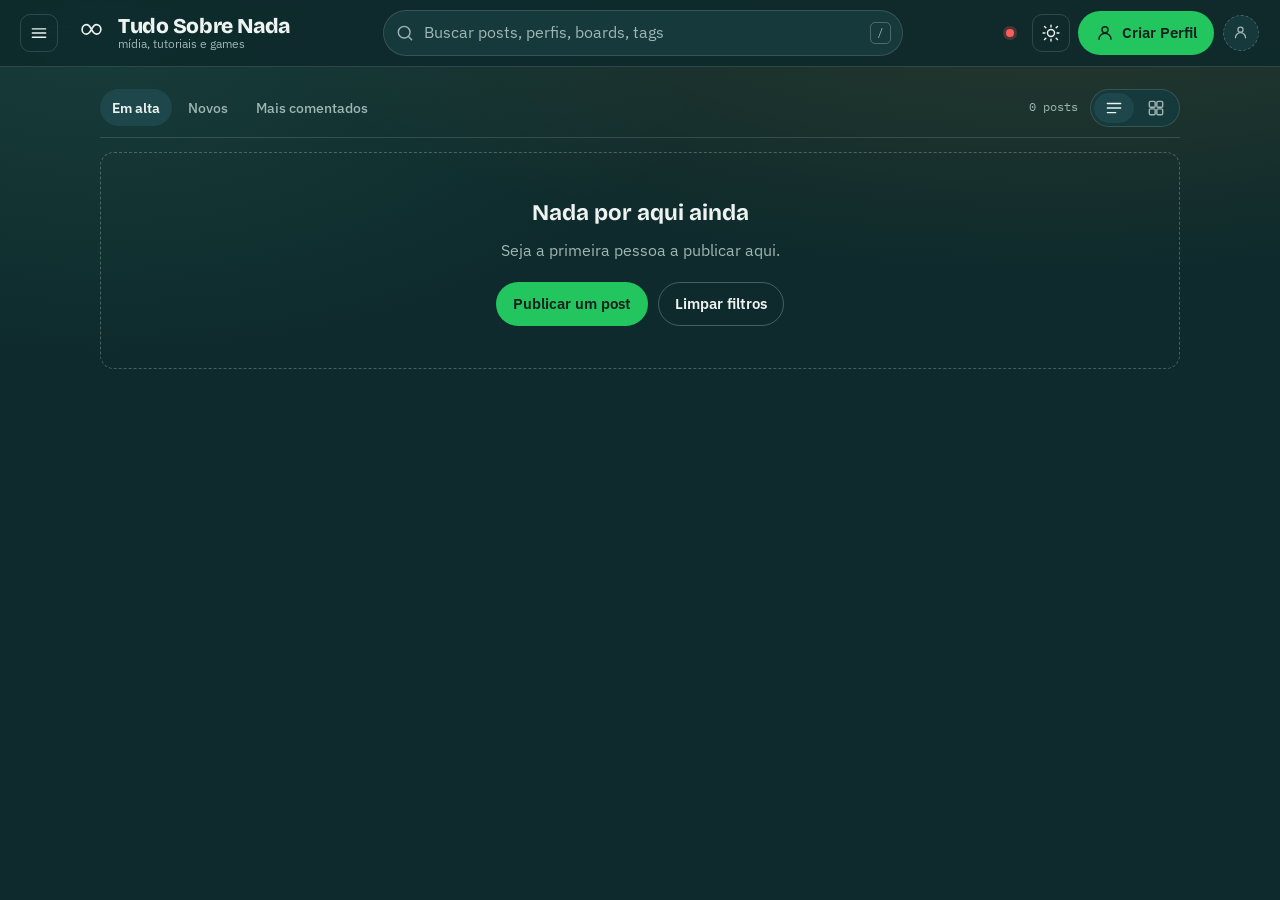
<file: index.html>
<!doctype html>
<html lang="pt-BR" data-theme="dark">
<head>
<meta charset="utf-8">
<meta name="viewport" content="width=device-width, initial-scale=1">
<meta name="color-scheme" content="dark light">
<meta http-equiv="Cache-Control" content="no-store, no-cache, must-revalidate">
<meta http-equiv="Pragma" content="no-cache">
<meta http-equiv="Expires" content="0">
<title>Tudo Sobre Nada — mídia, tutoriais e games</title>
<script>
  /* Transições entre páginas.
     O Chrome 126+ troca as telas sozinho (View Transitions, configurado no
     CSS). Nos outros navegadores o JS cuida: a classe "page-in" faz a
     entrada e a direção vem da navegação anterior. */
  (function () {
    var html = document.documentElement;
    var dir = '';
    var vt = false;
    try {
      dir = sessionStorage.getItem('beam.dir') || '';
      vt = sessionStorage.getItem('beam.vt') === '1';
    } catch (err) {}
    /* Voltando pelo botao do navegador, a pagina entra "de baixo". */
    var nav = (performance.getEntriesByType('navigation')[0] || {}).type;
    if (nav === 'back_forward') dir = 'dir-back';
    if (dir) html.classList.add(dir);
    if (!vt) html.classList.add('page-in');
    window.addEventListener('pagereveal', function (event) {
      if (!event.viewTransition) return;
      try { sessionStorage.setItem('beam.vt', '1'); } catch (err) {}
      html.classList.remove('page-in');
    });
  })();
</script>
<meta name="description" content="Tudo Sobre Nada é uma comunidade para publicar imagens, vídeos, tutoriais e anotações de trabalho. Feed no estilo blog/Reddit, com votos, comentários, boards e tags.">
<link rel="preconnect" href="https://fonts.googleapis.com">
<link rel="preconnect" href="https://fonts.gstatic.com" crossorigin>
<link href="https://fonts.googleapis.com/css2?family=Bricolage+Grotesque:opsz,wght@12..96,400;12..96,600;12..96,800&family=IBM+Plex+Sans:wght@400;500;600&family=IBM+Plex+Mono:wght@400;500&display=swap" rel="stylesheet">
<link rel="stylesheet" href="assets/styles.css?v=36">
<link rel="icon" href="data:image/svg+xml,%3Csvg xmlns='http://www.w3.org/2000/svg' viewBox='0 0 32 32'%3E%3Cpath d='M16 12c-2-4-4-6-6.5-6C6.5 6 4 8.7 4 12s2.5 6 5.5 6C12 18 14 16 16 12c2 4 4 6 6.5 6 3 0 5.5-2.7 5.5-6S25.5 6 22.5 6C20 6 18 8 16 12Z' fill='none' stroke='%230E2A2C' stroke-width='2.2' stroke-linecap='round' stroke-linejoin='round'/%3E%3C/svg%3E">
</head>
<body>
<svg class="sprite" aria-hidden="true" focusable="false">
  <symbol id="i-search" viewBox="0 0 24 24"><circle cx="11" cy="11" r="7"/><path d="m20 20-3.6-3.6"/></symbol>
  <symbol id="i-plus" viewBox="0 0 24 24"><path d="M12 5v14M5 12h14"/></symbol>
  <symbol id="i-sun" viewBox="0 0 24 24"><circle cx="12" cy="12" r="4.2"/><path d="M12 2.5v2.2M12 19.3v2.2M4.2 4.2l1.6 1.6M18.2 18.2l1.6 1.6M2.5 12h2.2M19.3 12h2.2M4.2 19.8l1.6-1.6M18.2 5.8l1.6-1.6"/></symbol>
  <symbol id="i-moon" viewBox="0 0 24 24"><path d="M20 14.2A8.2 8.2 0 0 1 9.8 4a8.4 8.4 0 1 0 10.2 10.2Z"/></symbol>
  <symbol id="i-up" viewBox="0 0 24 24"><path d="m6 14 6-6 6 6"/></symbol>
  <symbol id="i-down" viewBox="0 0 24 24"><path d="m6 10 6 6 6-6"/></symbol>
  <symbol id="i-comment" viewBox="0 0 24 24"><path d="M20 12.5c0 3.6-3.6 6.5-8 6.5-1 0-2-.15-2.9-.42L4 20.5l1.2-3.6A6.3 6.3 0 0 1 4 12.5C4 8.9 7.6 6 12 6s8 2.9 8 6.5Z"/></symbol>
  <symbol id="i-bookmark" viewBox="0 0 24 24"><path d="M7 4.5h10a1 1 0 0 1 1 1v14l-6-3.6-6 3.6v-14a1 1 0 0 1 1-1Z"/></symbol>
  <symbol id="i-share" viewBox="0 0 24 24"><path d="M12 15V4.5M8.6 7.8 12 4.4l3.4 3.4"/><path d="M6 12.5H5a1 1 0 0 0-1 1V19a1 1 0 0 0 1 1h14a1 1 0 0 0 1-1v-5.5a1 1 0 0 0-1-1h-1"/></symbol>
  <symbol id="i-image" viewBox="0 0 24 24"><rect x="3.5" y="5" width="17" height="14" rx="2"/><circle cx="9" cy="10" r="1.6"/><path d="m4.5 17 4.7-4.2 3.2 2.8 2.6-2.3 4.5 4"/></symbol>
  <symbol id="i-video" viewBox="0 0 24 24"><rect x="3" y="6" width="12.5" height="12" rx="2"/><path d="m15.5 10.5 5-2.5v8l-5-2.5"/></symbol>
  <symbol id="i-play" viewBox="0 0 24 24"><path d="M9 6.5v11l9-5.5Z"/></symbol>
  <symbol id="i-book" viewBox="0 0 24 24"><path d="M4.5 5.5A1.5 1.5 0 0 1 6 4h13v14H6a1.5 1.5 0 0 0-1.5 1.5Z"/><path d="M4.5 5.5V19a1 1 0 0 0 1.5 1.5H19"/><path d="M8 8h7M8 11h5"/></symbol>
  <symbol id="i-text" viewBox="0 0 24 24"><path d="M5 6.5h14M5 11h14M5 15.5h9"/></symbol>
  <symbol id="i-link" viewBox="0 0 24 24"><path d="M10.5 13.5a3.5 3.5 0 0 0 5 0l2.5-2.5a3.5 3.5 0 0 0-5-5l-1.2 1.2"/><path d="M13.5 10.5a3.5 3.5 0 0 0-5 0L6 13a3.5 3.5 0 0 0 5 5l1.2-1.2"/></symbol>
  <symbol id="i-clock" viewBox="0 0 24 24"><circle cx="12" cy="12" r="8"/><path d="M12 7.5V12l3 2"/></symbol>
  <symbol id="i-users" viewBox="0 0 24 24"><circle cx="9" cy="9" r="3.2"/><path d="M3.8 19c.6-3 2.6-4.6 5.2-4.6S13.6 16 14.2 19"/><path d="M16 6.4a3.2 3.2 0 0 1 0 6.2M17 14.6c2 .5 3.2 2 3.6 4.4"/></symbol>
  <symbol id="i-fire" viewBox="0 0 24 24"><path d="M12.5 3.5c.4 2.8-1.3 4-2.6 5.2-1.2 1.1-2.4 2.3-2.4 4.6a5.5 5.5 0 0 0 11 0c0-2-.9-3.3-1.8-4.4-.4 1-1.1 1.5-1.9 1.6.5-2.6-.4-5.4-2.3-7Z"/></symbol>
  <symbol id="i-tag" viewBox="0 0 24 24"><path d="M4 11.2V5.5A1.5 1.5 0 0 1 5.5 4h5.7a2 2 0 0 1 1.4.6l7 7a2 2 0 0 1 0 2.8l-5.4 5.4a2 2 0 0 1-2.8 0l-7-7a2 2 0 0 1-.4-1.6Z"/><circle cx="8.4" cy="8.4" r="1.3"/></symbol>
  <symbol id="i-send" viewBox="0 0 24 24"><path d="M4.5 11.5 19.5 5l-5.5 15-2.5-6.5Z"/><path d="m11.5 13.5 8-8"/></symbol>
  <symbol id="i-trash" viewBox="0 0 24 24"><path d="M5.5 7.5h13M9.5 7.5V6a1 1 0 0 1 1-1h3a1 1 0 0 1 1 1v1.5M7.5 7.5 8 19a1 1 0 0 0 1 1h6a1 1 0 0 0 1-1l.5-11.5"/></symbol>
  <symbol id="i-close" viewBox="0 0 24 24"><path d="m6.5 6.5 11 11M17.5 6.5l-11 11"/></symbol>
  <symbol id="i-check" viewBox="0 0 24 24"><path d="m5 12.5 4.5 4.5L19 7.5"/></symbol>
  <symbol id="i-chevron" viewBox="0 0 24 24"><path d="m9 6 6 6-6 6"/></symbol>
  <symbol id="i-upload" viewBox="0 0 24 24"><path d="M12 16V4.5M8 8l4-3.8 4 3.8"/><path d="M4.5 15v3.5a1.5 1.5 0 0 0 1.5 1.5h12a1.5 1.5 0 0 0 1.5-1.5V15"/></symbol>
  <symbol id="i-grid" viewBox="0 0 24 24"><rect x="4" y="4" width="7" height="7" rx="1.5"/><rect x="13" y="4" width="7" height="7" rx="1.5"/><rect x="4" y="13" width="7" height="7" rx="1.5"/><rect x="13" y="13" width="7" height="7" rx="1.5"/></symbol>
  <symbol id="i-list" viewBox="0 0 24 24"><path d="M4 6.5h16M4 12h16M4 17.5h10"/></symbol>
  <symbol id="i-menu" viewBox="0 0 24 24"><path d="M4 7h16M4 12h16M4 17h16"/></symbol>
  <symbol id="i-palette" viewBox="0 0 24 24"><path d="M12 3.5a8.5 8.5 0 1 0 0 17c1.2 0 2-.8 2-1.8 0-.5-.2-.9-.5-1.2-.3-.4-.5-.8-.5-1.3 0-1 .8-1.7 1.8-1.7H16a4.5 4.5 0 0 0 4.5-4.5C20.5 6.2 16.7 3.5 12 3.5Z"/><circle cx="8" cy="10" r="1.1"/><circle cx="12" cy="7.5" r="1.1"/><circle cx="16" cy="9" r="1.1"/></symbol>
  <symbol id="i-user" viewBox="0 0 24 24"><circle cx="12" cy="8" r="3.6"/><path d="M4.8 19.5a7.2 7.2 0 0 1 14.4 0"/></symbol>
  <symbol id="i-settings" viewBox="0 0 24 24"><circle cx="12" cy="12" r="3"/><path d="M12 4v2M12 18v2M4 12h2M18 12h2M6.5 6.5 7.9 7.9M16.1 16.1l1.4 1.4M17.5 6.5l-1.4 1.4M7.9 16.1l-1.4 1.4"/></symbol>
  <symbol id="i-exit" viewBox="0 0 24 24"><path d="M14 8V5.5A1.5 1.5 0 0 0 12.5 4h-7A1.5 1.5 0 0 0 4 5.5v13A1.5 1.5 0 0 0 5.5 20h7a1.5 1.5 0 0 0 1.5-1.5V16"/><path d="M10 12h10m0 0-3.5-3.5M20 12l-3.5 3.5"/></symbol>
  <symbol id="i-heart" viewBox="0 0 24 24"><path d="M12 20s-7.5-4.6-7.5-9.4A4.1 4.1 0 0 1 12 8.2a4.1 4.1 0 0 1 7.5 2.4C19.5 15.4 12 20 12 20Z"/></symbol>
  <symbol id="i-board-geral" viewBox="0 0 24 24"><circle cx="12" cy="12" r="8.5"/><path d="m15 9-1.6 4.4L9 15l1.6-4.4Z"/></symbol>
  <symbol id="i-board-foto" viewBox="0 0 24 24"><path d="M4 8.5h3L8.5 6h7L17 8.5h3a1 1 0 0 1 1 1V19a1 1 0 0 1-1 1H4a1 1 0 0 1-1-1V9.5a1 1 0 0 1 1-1Z"/><circle cx="12" cy="13.5" r="3.2"/></symbol>
  <symbol id="i-board-video" viewBox="0 0 24 24"><rect x="3" y="6" width="12.5" height="12" rx="2"/><path d="m15.5 10.5 5-2.5v8l-5-2.5"/></symbol>
  <symbol id="i-board-tutoriais" viewBox="0 0 24 24"><path d="M4.5 5.5A1.5 1.5 0 0 1 6 4h13v14H6a1.5 1.5 0 0 0-1.5 1.5Z"/><path d="M4.5 5.5V19a1.5 1.5 0 0 0 1.5 1.5H19"/><path d="M8 8h7M8 11h5"/></symbol>
  <symbol id="i-board-audio" viewBox="0 0 24 24"><rect x="9" y="3" width="6" height="10" rx="3"/><path d="M6 11a6 6 0 0 0 12 0"/><path d="M12 17v4"/></symbol>
  <symbol id="i-board-ciencias" viewBox="0 0 24 24"><path d="M9.5 3.5h5M10.5 3.5v5L6 17.2A1.9 1.9 0 0 0 7.7 20h8.6a1.9 1.9 0 0 0 1.7-2.8L13.5 8.5v-5"/><path d="M8.3 14.7h7.4"/></symbol>
  <symbol id="i-board-games" viewBox="0 0 24 24"><path d="M7 8h10a4.5 4.5 0 0 1 4.5 4.8A3.5 3.5 0 0 1 17.4 15L15 12.5H9L6.6 15a3.5 3.5 0 0 1-4.1-2.2A4.5 4.5 0 0 1 7 8Z"/><path d="M7.5 10.5v2.5M6.2 11.8h2.6"/><circle cx="15.5" cy="10.8" r=".9"/><circle cx="17.8" cy="12.8" r=".9"/></symbol>
  <symbol id="i-av-rocket" viewBox="0 0 24 24"><path d="M12 3.5c2.8 2.2 4.2 5 4.2 8.3L12 15l-4.2-3.2c0-3.3 1.4-6.1 4.2-8.3Z"/><path d="M9.4 15.2 8 20l3-1.4L14 20l-1.4-4.8"/><path d="M12 15v5"/></symbol>
  <symbol id="i-av-camera" viewBox="0 0 24 24"><path d="M4 8.5h3L8.5 6h7l1.5 2.5h3a1 1 0 0 1 1 1V19a1 1 0 0 1-1 1H4a1 1 0 0 1-1-1V9.5a1 1 0 0 1 1-1Z"/><circle cx="12" cy="13.5" r="3.2"/></symbol>
  <symbol id="i-av-note" viewBox="0 0 24 24"><path d="M6 4h9l4 4v12H6Z"/><path d="M15 4v4h4"/><path d="M9 12h6M9 16h4"/></symbol>
  <symbol id="i-av-game" viewBox="0 0 24 24"><path d="M7 8h10a4.5 4.5 0 0 1 4.5 4.8A3.5 3.5 0 0 1 17.4 15L15 12.5H9L6.6 15a3.5 3.5 0 0 1-4.1-2.2A4.5 4.5 0 0 1 7 8Z"/><path d="M7.5 10.5v2.5M6.2 11.8h2.6"/><circle cx="15.5" cy="10.8" r=".9"/><circle cx="17.8" cy="12.8" r=".9"/></symbol>
  <symbol id="i-av-lens" viewBox="0 0 24 24"><circle cx="12" cy="12" r="8"/><circle cx="12" cy="12" r="4"/><circle cx="12" cy="12" r="1"/></symbol>
  <symbol id="i-av-wave" viewBox="0 0 24 24"><path d="M3 12h2.5l2-5.5 3 11 3-8.5 2 3H21"/></symbol>
  <symbol id="i-av-brush" viewBox="0 0 24 24"><path d="M15.5 4.5 19.5 8.5 10.5 18H6v-4.5Z"/><path d="M4 20c1.8 0 3-1 3-3"/></symbol>
  <symbol id="i-av-code" viewBox="0 0 24 24"><path d="M9 7.5 4.5 12 9 16.5"/><path d="m15 7.5 4.5 4.5L15 16.5"/><path d="m13.2 4.5-2.4 15"/></symbol>
  <symbol id="i-av-star" viewBox="0 0 24 24"><path d="m12 4 2.5 5.2 5.5.8-4 3.9 1 5.5-5-2.7-5 2.7 1-5.5-4-3.9 5.5-.8Z"/></symbol>
  <symbol id="i-av-cube" viewBox="0 0 24 24"><path d="m12 3 8 4.5v9L12 21l-8-4.5v-9Z"/><path d="m4 7.5 8 4.5 8-4.5"/><path d="M12 12v9"/></symbol>
  <symbol id="i-av-bolt" viewBox="0 0 24 24"><path d="m13 3-8 10h5l-1 8 8-10h-5Z"/></symbol>
  <symbol id="i-av-ghost" viewBox="0 0 24 24"><path d="M5 19.5V10a7 7 0 0 1 14 0v9.5l-2.4-2-2.3 2-2.3-2-2.4 2-2.3-2Z"/><circle cx="9.5" cy="10.5" r=".9"/><circle cx="14.5" cy="10.5" r=".9"/></symbol>
  <symbol id="i-av-film" viewBox="0 0 24 24"><rect x="4" y="5" width="16" height="14" rx="2"/><path d="M4 9.5h16M4 14.5h16M8 5v4.5M16 5v4.5M8 14.5V19M16 14.5V19"/></symbol>
  <symbol id="i-av-mic" viewBox="0 0 24 24"><rect x="9" y="3" width="6" height="10" rx="3"/><path d="M6 11a6 6 0 0 0 12 0"/><path d="M12 17v4"/></symbol>
</svg>

<header class="masthead">
  <div class="masthead__bar">
    <button class="icon-btn masthead__menu" id="openNav" aria-label="Recolher boards" aria-expanded="true" title="Recolher boards">
      <svg class="icon"><use href="#i-menu"/></svg>
    </button>

    <a class="brand" href="index.html" aria-label="Tudo Sobre Nada, início">
      <span class="brand__mark" aria-hidden="true">
        <svg viewBox="0 0 32 32" fill="none">
          <path d="M16 12c-2-4-4-6-6.5-6C6.5 6 4 8.7 4 12s2.5 6 5.5 6C12 18 14 16 16 12c2 4 4 6 6.5 6 3 0 5.5-2.7 5.5-6S25.5 6 22.5 6C20 6 18 8 16 12Z" stroke="currentColor" stroke-width="2.1" stroke-linecap="round" stroke-linejoin="round"/>
        </svg>
      </span>
      <span class="brand__text">
        <strong>Tudo Sobre Nada</strong>
        <small>mídia, tutoriais e games</small>
      </span>
    </a>

    <form class="search" role="search" id="searchForm">
      <svg class="icon search__icon" aria-hidden="true"><use href="#i-search"/></svg>
      <input id="searchInput" type="search" placeholder="Buscar posts, perfis, boards, tags" aria-label="Buscar posts, perfis, boards e tags" autocomplete="off" role="combobox" aria-expanded="false" aria-controls="searchResults">
      <kbd aria-hidden="true">/</kbd>
      <div class="search__results" id="searchResults" role="group" aria-label="Perfis encontrados" hidden></div>
    </form>

    <div class="masthead__actions">
      <button class="sync-dot" id="syncDot" type="button" data-status="off" aria-label="Status da sincronização" title="Status da sincronização"></button>
      <button class="icon-btn" id="paletteBtn" aria-label="Mudar as cores do site" title="Cores do site">
        <svg class="icon"><use href="#i-palette"/></svg>
      </button>
      <button class="icon-btn" id="themeToggle" aria-label="Alternar tema claro e escuro" title="Alternar tema">
        <svg class="icon icon--sun"><use href="#i-sun"/></svg>
        <svg class="icon icon--moon"><use href="#i-moon"/></svg>
      </button>
      <button class="btn btn--primary" id="openComposer">
        <svg class="icon"><use href="#i-plus"/></svg>
        <span id="openComposerLabel">Publicar</span>
      </button>
      <div class="usermenu" id="userMenu">
        <button class="avatar" id="profileBtn" title="Perfis" aria-label="Abrir menu do perfil" aria-haspopup="true" aria-expanded="false"></button>
        <div class="usermenu__menu" id="profileMenu" role="menu" hidden></div>
      </div>
    </div>
  </div>
</header>

<div class="layout">
  <aside class="rail rail--left" id="leftRail" aria-label="Boards e tags">
    <nav class="rail__block">
      <h2 class="rail__title">Boards</h2>
      <ul class="boards" id="boardList"></ul>
    </nav>

    <nav class="rail__block" id="profileBlock">
      <h2 class="rail__title">Seu perfil</h2>
      <button class="rail__account" id="railAccount" type="button">
        <span id="railAccountAvatar"></span>
        <span class="info">
          <strong id="railAccountName">Você</strong>
          <small id="railAccountUser">@voce</small>
        </span>
        <svg class="icon"><use href="#i-chevron"/></svg>
      </button>
      <div class="rail__nav" id="youNav"></div>
    </nav>

    <details class="rail__tags" id="tagSection">
      <summary>Tags</summary>
      <div class="tagcloud" id="tagCloud"></div>
    </details>
  </aside>

  <main class="main">
    <section class="spotlight" id="spotlight" aria-label="Destaque da semana"></section>

    <div class="feedbar">
      <div class="feedbar__tabs" role="tablist" aria-label="Ordenar posts">
        <button role="tab" class="tab is-active" data-sort="top" aria-selected="true">Em alta</button>
        <button role="tab" class="tab" data-sort="new" aria-selected="false">Novos</button>
        <button role="tab" class="tab" data-sort="discussed" aria-selected="false">Mais comentados</button>
      </div>
      <div class="feedbar__right">
        <button class="filterchip" id="tagFilter" hidden></button>
        <span class="feedbar__count" id="resultCount" aria-live="polite"></span>
        <div class="segmented" role="group" aria-label="Modo de visualização">
          <button class="segmented__btn is-active" data-view="feed" aria-label="Visualização em lista" aria-pressed="true"><svg class="icon"><use href="#i-list"/></svg></button>
          <button class="segmented__btn" data-view="grid" aria-label="Visualização em grade" aria-pressed="false"><svg class="icon"><use href="#i-grid"/></svg></button>
        </div>
      </div>
    </div>

    <div class="profilefilter" id="profileFilter" hidden></div>

    <section id="feed" class="feed" aria-label="Feed de posts"></section>

    <div class="empty" id="emptyState" hidden>
      <h2>Nada por aqui ainda</h2>
      <p id="emptyHint">Ajuste a busca ou publique o primeiro post deste board.</p>
      <div class="empty__actions">
        <button class="btn btn--primary" id="emptyPublish">Publicar um post</button>
        <button class="btn btn--ghost" id="emptyReset">Limpar filtros</button>
      </div>
    </div>

    <p class="feed-end" id="feedEnd" hidden>Você chegou ao fim do feed.</p>
    <nav class="pagination" id="pagination" aria-label="Paginação"></nav>
  </main>
</div>

<div class="toast" id="toast" role="status" aria-live="polite" hidden></div>
<div class="nav-scrim" id="navScrim" hidden></div>

<!-- Perfis -->
<dialog class="sheet accounts-sheet" id="profilesDialog" aria-labelledby="profilesTitle">
  <form method="dialog" class="sheet__head">
    <h2 id="profilesTitle">Perfis</h2>
    <button class="icon-btn" value="cancel" aria-label="Fechar"><svg class="icon"><use href="#i-close"/></svg></button>
  </form>
  <div class="accounts-sheet__body">
    <p class="sheet__hint" id="profilesHint">Troque de perfil para publicar e comentar com outra identidade. Tudo fica salvo neste navegador.</p>
    <div class="accounts-list" id="profilesList"></div>
    <div class="accounts-empty" id="profilesEmpty" hidden>
      <p>Nenhum perfil salvo ainda.</p>
      <button type="button" class="btn btn--primary" data-action="create-profile">Criar Perfil</button>
    </div>

    <form class="accounts-form" id="profileForm">
      <h3 id="profileFormTitle">Novo perfil</h3>
      <div class="field-row">
        <label class="field">
          <span class="field__label">Nome</span>
          <input id="profileName" type="text" maxlength="40" placeholder="Como quer ser chamado" autocomplete="off">
        </label>
        <label class="field">
          <span class="field__label">Nome de usuário</span>
          <input id="profileUsername" type="text" maxlength="24" placeholder="seu.usuario" autocomplete="off">
          <span class="field__hint">letras, números, ponto, hífen e _</span>
        </label>
      </div>
      <div class="field">
        <span class="field__label">Seu próprio ícone</span>
        <div class="avatar-upload">
          <span class="avatar-upload__preview" id="profileImagePreview"></span>
          <span class="avatar-upload__acts">
            <label class="btn btn--ghost">
              <svg class="icon"><use href="#i-upload"/></svg> Enviar imagem
              <input type="file" id="profileImage" accept="image/*" hidden>
            </label>
            <button type="button" class="btn btn--ghost" id="profileImageRemove" hidden>Usar ícone da lista</button>
          </span>
        </div>
        <span class="field__hint">PNG ou JPG. A imagem é reduzida e guardada só neste navegador.</span>
      </div>
      <div class="field">
        <span class="field__label">Ícone de avatar</span>
        <div class="avatar-picker" id="avatarPicker"></div>
      </div>
      <div class="field">
        <span class="field__label">Cor do avatar</span>
        <div class="hue-picker" id="huePicker"></div>
      </div>
      <p class="form-error" id="profileError" role="alert" hidden></p>
      <div class="composer__foot">
        <button type="button" class="btn btn--ghost" id="profileCancel" hidden>Cancelar edição</button>
        <button type="button" class="btn btn--ghost" id="profileLeave" hidden>Continuar sem perfil</button>
        <button type="button" class="btn btn--danger" id="profileDelete" hidden>Excluir perfil</button>
        <button type="submit" class="btn btn--primary" id="profileSubmit">Criar perfil</button>
      </div>
    </form>
  </div>
</dialog>

<!-- Cores do site -->
<dialog class="sheet palette-sheet" id="paletteDialog" aria-labelledby="paletteTitle">
  <form method="dialog" class="sheet__head">
    <h2 id="paletteTitle">Cores do site</h2>
    <button class="icon-btn" value="cancel" aria-label="Fechar"><svg class="icon"><use href="#i-close"/></svg></button>
  </form>
  <div class="palette-sheet__body">
    <p class="sheet__hint">Clique numa paleta para aplicar na hora. Os votos, botões e destaques acompanham a paleta escolhida.</p>
    <div class="palette-grid" id="paletteGrid"></div>
  </div>
</dialog>

<script src="assets/config.js?v=2"></script>
<script src="assets/data.js?v=30"></script>
<script src="assets/db.js?v=5"></script>
<script src="assets/store.js?v=34"></script>
<script src="assets/poster.js?v=3"></script>
<script src="assets/profile.js?v=30"></script>
<script src="assets/composer.js?v=2"></script>
<script src="assets/app.js?v=38"></script>
</body>
</html>
</file>
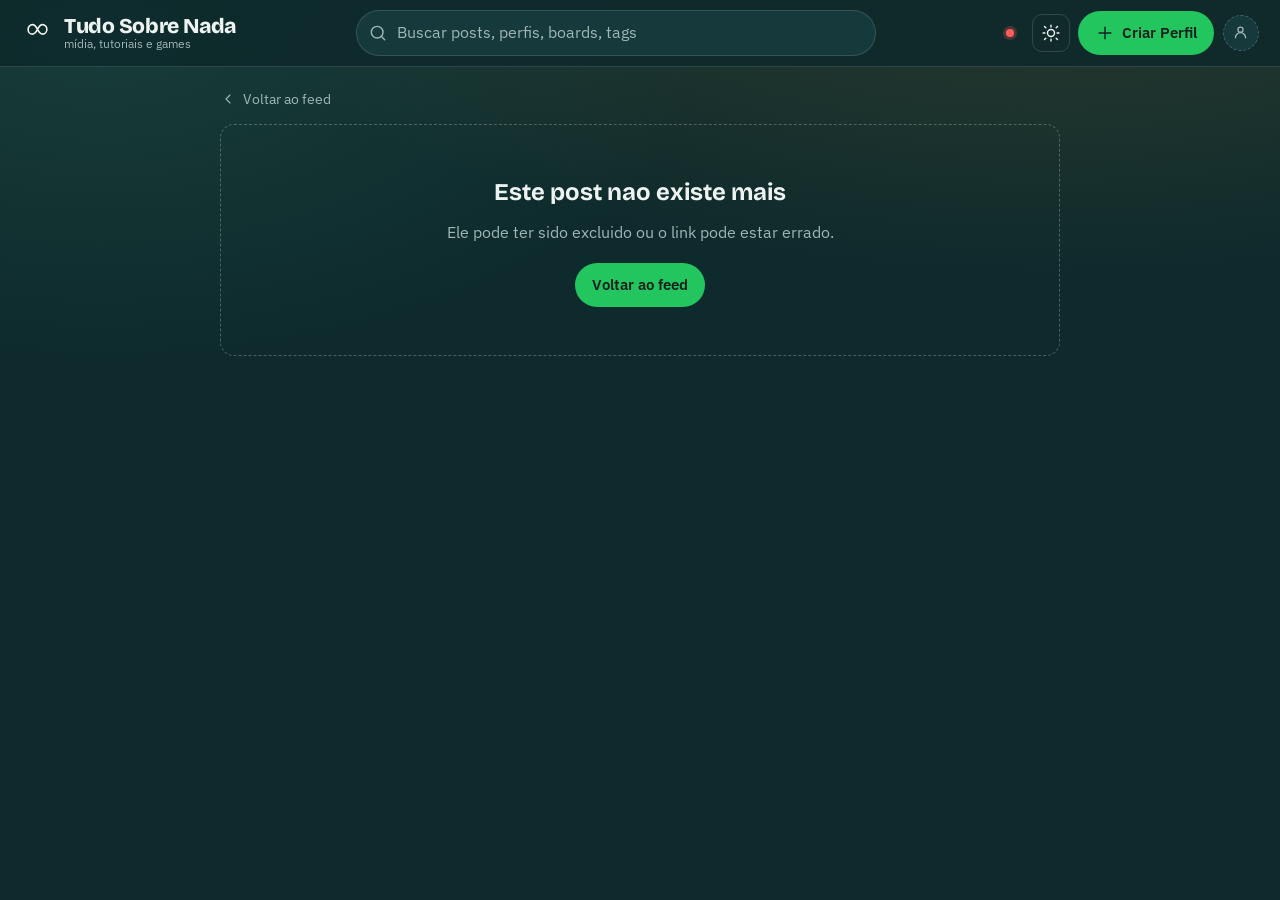
<file: post.html>
<!doctype html>
<html lang="pt-BR" data-theme="dark">
<head>
<meta charset="utf-8">
<meta name="viewport" content="width=device-width, initial-scale=1">
<meta name="color-scheme" content="dark light">
<meta http-equiv="Cache-Control" content="no-store, no-cache, must-revalidate">
<meta http-equiv="Pragma" content="no-cache">
<meta http-equiv="Expires" content="0">
<title>Beam — post</title>
<script>
  /* Transições entre páginas.
     O Chrome 126+ troca as telas sozinho (View Transitions, configurado no
     CSS). Nos outros navegadores o JS cuida: a classe "page-in" faz a
     entrada e a direção vem da navegação anterior. */
  (function () {
    var html = document.documentElement;
    var dir = '';
    var vt = false;
    try {
      dir = sessionStorage.getItem('beam.dir') || '';
      vt = sessionStorage.getItem('beam.vt') === '1';
    } catch (err) {}
    /* Voltando pelo botao do navegador, a pagina entra "de baixo". */
    var nav = (performance.getEntriesByType('navigation')[0] || {}).type;
    if (nav === 'back_forward') dir = 'dir-back';
    if (dir) html.classList.add(dir);
    if (!vt) html.classList.add('page-in');
    window.addEventListener('pagereveal', function (event) {
      if (!event.viewTransition) return;
      try { sessionStorage.setItem('beam.vt', '1'); } catch (err) {}
      html.classList.remove('page-in');
    });
  })();
</script>
<meta name="description" content="Post do Beam: mídia, tutoriais e games de uma comunidade de criadores.">
<link rel="preconnect" href="https://fonts.googleapis.com">
<link rel="preconnect" href="https://fonts.gstatic.com" crossorigin>
<link href="https://fonts.googleapis.com/css2?family=Bricolage+Grotesque:opsz,wght@12..96,400;12..96,600;12..96,800&family=IBM+Plex+Sans:wght@400;500;600&family=IBM+Plex+Mono:wght@400;500&display=swap" rel="stylesheet">
<link rel="stylesheet" href="assets/styles.css?v=36">
<link rel="icon" href="data:image/svg+xml,%3Csvg xmlns='http://www.w3.org/2000/svg' viewBox='0 0 32 32'%3E%3Cpath d='M16 12c-2-4-4-6-6.5-6C6.5 6 4 8.7 4 12s2.5 6 5.5 6C12 18 14 16 16 12c2 4 4 6 6.5 6 3 0 5.5-2.7 5.5-6S25.5 6 22.5 6C20 6 18 8 16 12Z' fill='none' stroke='%230E2A2C' stroke-width='2.2' stroke-linecap='round' stroke-linejoin='round'/%3E%3C/svg%3E">
</head>
<body>
<svg class="sprite" aria-hidden="true" focusable="false">
  <symbol id="i-search" viewBox="0 0 24 24"><circle cx="11" cy="11" r="7"/><path d="m20 20-3.6-3.6"/></symbol>
  <symbol id="i-plus" viewBox="0 0 24 24"><path d="M12 5v14M5 12h14"/></symbol>
  <symbol id="i-sun" viewBox="0 0 24 24"><circle cx="12" cy="12" r="4.2"/><path d="M12 2.5v2.2M12 19.3v2.2M4.2 4.2l1.6 1.6M18.2 18.2l1.6 1.6M2.5 12h2.2M19.3 12h2.2M4.2 19.8l1.6-1.6M18.2 5.8l1.6-1.6"/></symbol>
  <symbol id="i-moon" viewBox="0 0 24 24"><path d="M20 14.2A8.2 8.2 0 0 1 9.8 4a8.4 8.4 0 1 0 10.2 10.2Z"/></symbol>
  <symbol id="i-up" viewBox="0 0 24 24"><path d="m6 14 6-6 6 6"/></symbol>
  <symbol id="i-down" viewBox="0 0 24 24"><path d="m6 10 6 6 6-6"/></symbol>
  <symbol id="i-comment" viewBox="0 0 24 24"><path d="M20 12.5c0 3.6-3.6 6.5-8 6.5-1 0-2-.15-2.9-.42L4 20.5l1.2-3.6A6.3 6.3 0 0 1 4 12.5C4 8.9 7.6 6 12 6s8 2.9 8 6.5Z"/></symbol>
  <symbol id="i-bookmark" viewBox="0 0 24 24"><path d="M7 4.5h10a1 1 0 0 1 1 1v14l-6-3.6-6 3.6v-14a1 1 0 0 1 1-1Z"/></symbol>
  <symbol id="i-share" viewBox="0 0 24 24"><path d="M12 15V4.5M8.6 7.8 12 4.4l3.4 3.4"/><path d="M6 12.5H5a1 1 0 0 0-1 1V19a1 1 0 0 0 1 1h14a1 1 0 0 0 1-1v-5.5a1 1 0 0 0-1-1h-1"/></symbol>
  <symbol id="i-video" viewBox="0 0 24 24"><rect x="3" y="6" width="12.5" height="12" rx="2"/><path d="m15.5 10.5 5-2.5v8l-5-2.5"/></symbol>
  <symbol id="i-play" viewBox="0 0 24 24"><path d="M9 6.5v11l9-5.5Z"/></symbol>
  <symbol id="i-book" viewBox="0 0 24 24"><path d="M4.5 5.5A1.5 1.5 0 0 1 6 4h13v14H6a1.5 1.5 0 0 0-1.5 1.5Z"/><path d="M4.5 5.5V19a1 1 0 0 0 1.5 1.5H19"/><path d="M8 8h7M8 11h5"/></symbol>
  <symbol id="i-text" viewBox="0 0 24 24"><path d="M5 6.5h14M5 11h14M5 15.5h9"/></symbol>
  <symbol id="i-image" viewBox="0 0 24 24"><rect x="3.5" y="5" width="17" height="14" rx="2"/><circle cx="9" cy="10" r="1.6"/><path d="m4.5 17 4.7-4.2 3.2 2.8 2.6-2.3 4.5 4"/></symbol>
  <symbol id="i-link" viewBox="0 0 24 24"><path d="M10.5 13.5a3.5 3.5 0 0 0 5 0l2.5-2.5a3.5 3.5 0 0 0-5-5l-1.2 1.2"/><path d="M13.5 10.5a3.5 3.5 0 0 0-5 0L6 13a3.5 3.5 0 0 0 5 5l1.2-1.2"/></symbol>
  <symbol id="i-chevron" viewBox="0 0 24 24"><path d="m9 6 6 6-6 6"/></symbol>
  <symbol id="i-trash" viewBox="0 0 24 24"><path d="M5.5 7.5h13M9.5 7.5V6a1 1 0 0 1 1-1h3a1 1 0 0 1 1 1v1.5M7.5 7.5 8 19a1 1 0 0 0 1 1h6a1 1 0 0 0 1-1l.5-11.5"/></symbol>
  <symbol id="i-menu" viewBox="0 0 24 24"><path d="M4 7h16M4 12h16M4 17h16"/></symbol>
  <symbol id="i-close" viewBox="0 0 24 24"><path d="m6.5 6.5 11 11M17.5 6.5l-11 11"/></symbol>
  <symbol id="i-av-rocket" viewBox="0 0 24 24"><path d="M12 3.5c2.8 2.2 4.2 5 4.2 8.3L12 15l-4.2-3.2c0-3.3 1.4-6.1 4.2-8.3Z"/><path d="M9.4 15.2 8 20l3-1.4L14 20l-1.4-4.8"/><path d="M12 15v5"/></symbol>
  <symbol id="i-av-camera" viewBox="0 0 24 24"><path d="M4 8.5h3L8.5 6h7l1.5 2.5h3a1 1 0 0 1 1 1V19a1 1 0 0 1-1 1H4a1 1 0 0 1-1-1V9.5a1 1 0 0 1 1-1Z"/><circle cx="12" cy="13.5" r="3.2"/></symbol>
  <symbol id="i-av-note" viewBox="0 0 24 24"><path d="M6 4h9l4 4v12H6Z"/><path d="M15 4v4h4"/><path d="M9 12h6M9 16h4"/></symbol>
  <symbol id="i-av-game" viewBox="0 0 24 24"><path d="M7 8h10a4.5 4.5 0 0 1 4.5 4.8A3.5 3.5 0 0 1 17.4 15L15 12.5H9L6.6 15a3.5 3.5 0 0 1-4.1-2.2A4.5 4.5 0 0 1 7 8Z"/><path d="M7.5 10.5v2.5M6.2 11.8h2.6"/><circle cx="15.5" cy="10.8" r=".9"/><circle cx="17.8" cy="12.8" r=".9"/></symbol>
  <symbol id="i-av-lens" viewBox="0 0 24 24"><circle cx="12" cy="12" r="8"/><circle cx="12" cy="12" r="4"/><circle cx="12" cy="12" r="1"/></symbol>
  <symbol id="i-av-wave" viewBox="0 0 24 24"><path d="M3 12h2.5l2-5.5 3 11 3-8.5 2 3H21"/></symbol>
  <symbol id="i-av-brush" viewBox="0 0 24 24"><path d="M15.5 4.5 19.5 8.5 10.5 18H6v-4.5Z"/><path d="M4 20c1.8 0 3-1 3-3"/></symbol>
  <symbol id="i-av-code" viewBox="0 0 24 24"><path d="M9 7.5 4.5 12 9 16.5"/><path d="m15 7.5 4.5 4.5L15 16.5"/><path d="m13.2 4.5-2.4 15"/></symbol>
  <symbol id="i-av-star" viewBox="0 0 24 24"><path d="m12 4 2.5 5.2 5.5.8-4 3.9 1 5.5-5-2.7-5 2.7 1-5.5-4-3.9 5.5-.8Z"/></symbol>
  <symbol id="i-av-cube" viewBox="0 0 24 24"><path d="m12 3 8 4.5v9L12 21l-8-4.5v-9Z"/><path d="m4 7.5 8 4.5 8-4.5"/><path d="M12 12v9"/></symbol>
  <symbol id="i-av-bolt" viewBox="0 0 24 24"><path d="m13 3-8 10h5l-1 8 8-10h-5Z"/></symbol>
  <symbol id="i-av-ghost" viewBox="0 0 24 24"><path d="M5 19.5V10a7 7 0 0 1 14 0v9.5l-2.4-2-2.3 2-2.3-2-2.4 2-2.3-2Z"/><circle cx="9.5" cy="10.5" r=".9"/><circle cx="14.5" cy="10.5" r=".9"/></symbol>
  <symbol id="i-av-film" viewBox="0 0 24 24"><rect x="4" y="5" width="16" height="14" rx="2"/><path d="M4 9.5h16M4 14.5h16M8 5v4.5M16 5v4.5M8 14.5V19M16 14.5V19"/></symbol>
  <symbol id="i-av-mic" viewBox="0 0 24 24"><rect x="9" y="3" width="6" height="10" rx="3"/><path d="M6 11a6 6 0 0 0 12 0"/><path d="M12 17v4"/></symbol>
  <symbol id="i-palette" viewBox="0 0 24 24"><path d="M12 3.5a8.5 8.5 0 1 0 0 17c1.2 0 2-.8 2-1.8 0-.5-.2-.9-.5-1.2-.3-.4-.5-.8-.5-1.3 0-1 .8-1.7 1.8-1.7H16a4.5 4.5 0 0 0 4.5-4.5C20.5 6.2 16.7 3.5 12 3.5Z"/><circle cx="8" cy="10" r="1.1"/><circle cx="12" cy="7.5" r="1.1"/><circle cx="16" cy="9" r="1.1"/></symbol>
  <symbol id="i-user" viewBox="0 0 24 24"><circle cx="12" cy="8" r="3.6"/><path d="M4.8 19.5a7.2 7.2 0 0 1 14.4 0"/></symbol>
  <symbol id="i-settings" viewBox="0 0 24 24"><circle cx="12" cy="12" r="3"/><path d="M12 4v2M12 18v2M4 12h2M18 12h2M6.5 6.5 7.9 7.9M16.1 16.1l1.4 1.4M17.5 6.5l-1.4 1.4M7.9 16.1l-1.4 1.4"/></symbol>
  <symbol id="i-exit" viewBox="0 0 24 24"><path d="M14 8V5.5A1.5 1.5 0 0 0 12.5 4h-7A1.5 1.5 0 0 0 4 5.5v13A1.5 1.5 0 0 0 5.5 20h7a1.5 1.5 0 0 0 1.5-1.5V16"/><path d="M10 12h10m0 0-3.5-3.5M20 12l-3.5 3.5"/></symbol>
  <symbol id="i-heart" viewBox="0 0 24 24"><path d="M12 20s-7.5-4.6-7.5-9.4A4.1 4.1 0 0 1 12 8.2a4.1 4.1 0 0 1 7.5 2.4C19.5 15.4 12 20 12 20Z"/></symbol>
  <symbol id="i-upload" viewBox="0 0 24 24"><path d="M12 16V4.5M8 8l4-3.8 4 3.8"/><path d="M4.5 15v3.5a1.5 1.5 0 0 0 1.5 1.5h12a1.5 1.5 0 0 0 1.5-1.5V15"/></symbol>
  <symbol id="i-board-geral" viewBox="0 0 24 24"><circle cx="12" cy="12" r="8.5"/><path d="m15 9-1.6 4.4L9 15l1.6-4.4Z"/></symbol>
  <symbol id="i-board-foto" viewBox="0 0 24 24"><path d="M4 8.5h3L8.5 6h7L17 8.5h3a1 1 0 0 1 1 1V19a1 1 0 0 1-1 1H4a1 1 0 0 1-1-1V9.5a1 1 0 0 1 1-1Z"/><circle cx="12" cy="13.5" r="3.2"/></symbol>
  <symbol id="i-board-video" viewBox="0 0 24 24"><rect x="3" y="6" width="12.5" height="12" rx="2"/><path d="m15.5 10.5 5-2.5v8l-5-2.5"/></symbol>
  <symbol id="i-board-tutoriais" viewBox="0 0 24 24"><path d="M4.5 5.5A1.5 1.5 0 0 1 6 4h13v14H6a1.5 1.5 0 0 0-1.5 1.5Z"/><path d="M4.5 5.5V19a1.5 1.5 0 0 0 1.5 1.5H19"/><path d="M8 8h7M8 11h5"/></symbol>
  <symbol id="i-board-audio" viewBox="0 0 24 24"><rect x="9" y="3" width="6" height="10" rx="3"/><path d="M6 11a6 6 0 0 0 12 0"/><path d="M12 17v4"/></symbol>
  <symbol id="i-board-ciencias" viewBox="0 0 24 24"><path d="M9.5 3.5h5M10.5 3.5v5L6 17.2A1.9 1.9 0 0 0 7.7 20h8.6a1.9 1.9 0 0 0 1.7-2.8L13.5 8.5v-5"/><path d="M8.3 14.7h7.4"/></symbol>
  <symbol id="i-board-games" viewBox="0 0 24 24"><path d="M7 8h10a4.5 4.5 0 0 1 4.5 4.8A3.5 3.5 0 0 1 17.4 15L15 12.5H9L6.6 15a3.5 3.5 0 0 1-4.1-2.2A4.5 4.5 0 0 1 7 8Z"/><path d="M7.5 10.5v2.5M6.2 11.8h2.6"/><circle cx="15.5" cy="10.8" r=".9"/><circle cx="17.8" cy="12.8" r=".9"/></symbol>
</svg>

<header class="masthead">
  <div class="masthead__bar">
    <a class="brand" href="index.html" aria-label="Tudo Sobre Nada, início">
      <span class="brand__mark" aria-hidden="true">
        <svg viewBox="0 0 32 32" fill="none">
          <path d="M16 12c-2-4-4-6-6.5-6C6.5 6 4 8.7 4 12s2.5 6 5.5 6C12 18 14 16 16 12c2 4 4 6 6.5 6 3 0 5.5-2.7 5.5-6S25.5 6 22.5 6C20 6 18 8 16 12Z" stroke="currentColor" stroke-width="2.1" stroke-linecap="round" stroke-linejoin="round"/>
        </svg>
      </span>
      <span class="brand__text">
        <strong>Tudo Sobre Nada</strong>
        <small>mídia, tutoriais e games</small>
      </span>
    </a>

    <form class="search" role="search" id="searchForm">
      <svg class="icon search__icon" aria-hidden="true"><use href="#i-search"/></svg>
      <input id="searchInput" type="search" placeholder="Buscar posts, perfis, boards, tags" aria-label="Buscar posts, perfis, boards e tags" autocomplete="off" role="combobox" aria-expanded="false" aria-controls="searchResults">
      <div class="search__results" id="searchResults" role="group" aria-label="Perfis encontrados" hidden></div>
    </form>

    <div class="masthead__actions">
      <button class="sync-dot" id="syncDot" type="button" data-status="off" aria-label="Status da sincronização" title="Status da sincronização"></button>
      <button class="icon-btn" id="paletteBtn" aria-label="Mudar as cores do site" title="Cores do site">
        <svg class="icon"><use href="#i-palette"/></svg>
      </button>
      <button class="icon-btn" id="themeToggle" aria-label="Alternar tema claro e escuro" title="Alternar tema">
        <svg class="icon icon--sun"><use href="#i-sun"/></svg>
        <svg class="icon icon--moon"><use href="#i-moon"/></svg>
      </button>
      <a class="btn btn--primary" id="publishLink" href="index.html?compose=1">
        <svg class="icon"><use href="#i-plus"/></svg>
        <span id="publishLinkLabel">Publicar</span>
      </a>
      <div class="usermenu" id="userMenu">
        <button class="avatar" id="profileBtn" title="Perfis" aria-label="Abrir menu do perfil" aria-haspopup="true" aria-expanded="false"></button>
        <div class="usermenu__menu" id="profileMenu" role="menu" hidden></div>
      </div>
    </div>
  </div>
</header>

<main class="page">
  <article class="page__article" id="post">
    <a class="backlink" href="index.html"><svg class="icon"><use href="#i-chevron"/></svg> Voltar ao feed</a>
    <div id="postRoot"></div>
    <div id="postRelated" class="page__related"></div>
  </article>
</main>

<div class="toast" id="toast" role="status" aria-live="polite" hidden></div>

<!-- Perfis -->
<dialog class="sheet accounts-sheet" id="profilesDialog" aria-labelledby="profilesTitle">
  <form method="dialog" class="sheet__head">
    <h2 id="profilesTitle">Perfis</h2>
    <button class="icon-btn" value="cancel" aria-label="Fechar"><svg class="icon"><use href="#i-close"/></svg></button>
  </form>
  <div class="accounts-sheet__body">
    <p class="sheet__hint" id="profilesHint">Troque de perfil para publicar e comentar com outra identidade. Tudo fica salvo neste navegador.</p>
    <div class="accounts-list" id="profilesList"></div>
    <div class="accounts-empty" id="profilesEmpty" hidden>
      <p>Nenhum perfil salvo ainda.</p>
      <button type="button" class="btn btn--primary" data-action="create-profile">Criar Perfil</button>
    </div>

    <form class="accounts-form" id="profileForm">
      <h3 id="profileFormTitle">Novo perfil</h3>
      <div class="field-row">
        <label class="field">
          <span class="field__label">Nome</span>
          <input id="profileName" type="text" maxlength="40" placeholder="Como quer ser chamado" autocomplete="off">
        </label>
        <label class="field">
          <span class="field__label">Nome de usuário</span>
          <input id="profileUsername" type="text" maxlength="24" placeholder="seu.usuario" autocomplete="off">
          <span class="field__hint">letras, números, ponto, hífen e _</span>
        </label>
      </div>
      <div class="field">
        <span class="field__label">Seu próprio ícone</span>
        <div class="avatar-upload">
          <span class="avatar-upload__preview" id="profileImagePreview"></span>
          <span class="avatar-upload__acts">
            <label class="btn btn--ghost">
              <svg class="icon"><use href="#i-upload"/></svg> Enviar imagem
              <input type="file" id="profileImage" accept="image/*" hidden>
            </label>
            <button type="button" class="btn btn--ghost" id="profileImageRemove" hidden>Usar ícone da lista</button>
          </span>
        </div>
        <span class="field__hint">PNG ou JPG. A imagem é reduzida e guardada só neste navegador.</span>
      </div>
      <div class="field">
        <span class="field__label">Ícone de avatar</span>
        <div class="avatar-picker" id="avatarPicker"></div>
      </div>
      <div class="field">
        <span class="field__label">Cor do avatar</span>
        <div class="hue-picker" id="huePicker"></div>
      </div>
      <p class="form-error" id="profileError" role="alert" hidden></p>
      <div class="composer__foot">
        <button type="button" class="btn btn--ghost" id="profileCancel" hidden>Cancelar edição</button>
        <button type="button" class="btn btn--ghost" id="profileLeave" hidden>Continuar sem perfil</button>
        <button type="button" class="btn btn--danger" id="profileDelete" hidden>Excluir perfil</button>
        <button type="submit" class="btn btn--primary" id="profileSubmit">Criar perfil</button>
      </div>
    </form>
  </div>
</dialog>

<!-- Cores do site -->
<dialog class="sheet palette-sheet" id="paletteDialog" aria-labelledby="paletteTitle">
  <form method="dialog" class="sheet__head">
    <h2 id="paletteTitle">Cores do site</h2>
    <button class="icon-btn" value="cancel" aria-label="Fechar"><svg class="icon"><use href="#i-close"/></svg></button>
  </form>
  <div class="palette-sheet__body">
    <p class="sheet__hint">Clique numa paleta para aplicar na hora. Os votos e os botões acompanham a paleta escolhida.</p>
    <div class="palette-grid" id="paletteGrid"></div>
  </div>
</dialog>

<script src="assets/config.js?v=2"></script>
<script src="assets/data.js?v=30"></script>
<script src="assets/db.js?v=5"></script>
<script src="assets/store.js?v=34"></script>
<script src="assets/poster.js?v=3"></script>
<script src="assets/profile.js?v=30"></script>
<script src="assets/composer.js?v=2"></script>
<script src="assets/post.js?v=38"></script>
</body>
</html>
</file>
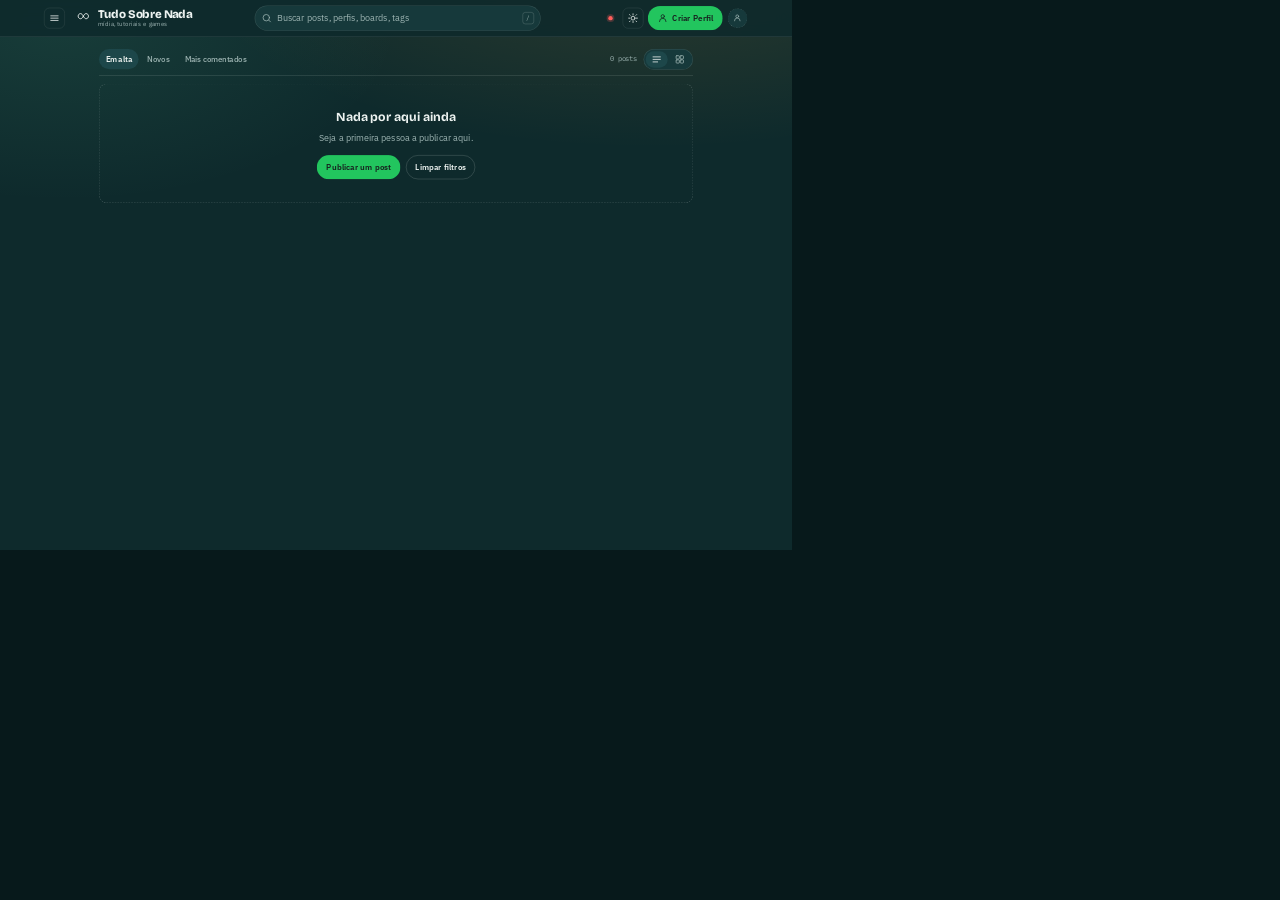
<file: demo/preview-desktop.html>
<!doctype html>
<html lang="pt-BR">
<head>
<meta charset="utf-8">
<title>Beam — preview desktop (1440px)</title>
<style>
  html, body { margin: 0; background: #07191b; }
  .frame { width: 1440px; height: 1000px; border: 0; transform: scale(0.55); transform-origin: top left; }
  .wrap { width: 792px; height: 550px; overflow: hidden; }
  @media (min-width: 1600px) { .wrap { width: 1440px; height: 1000px; } .frame { transform: none; } }
</style>
</head>
<body>
<div class="wrap"><iframe class="frame" src="../index.html" title="Beam em 1440px"></iframe></div>
</body>
</html>
</file>
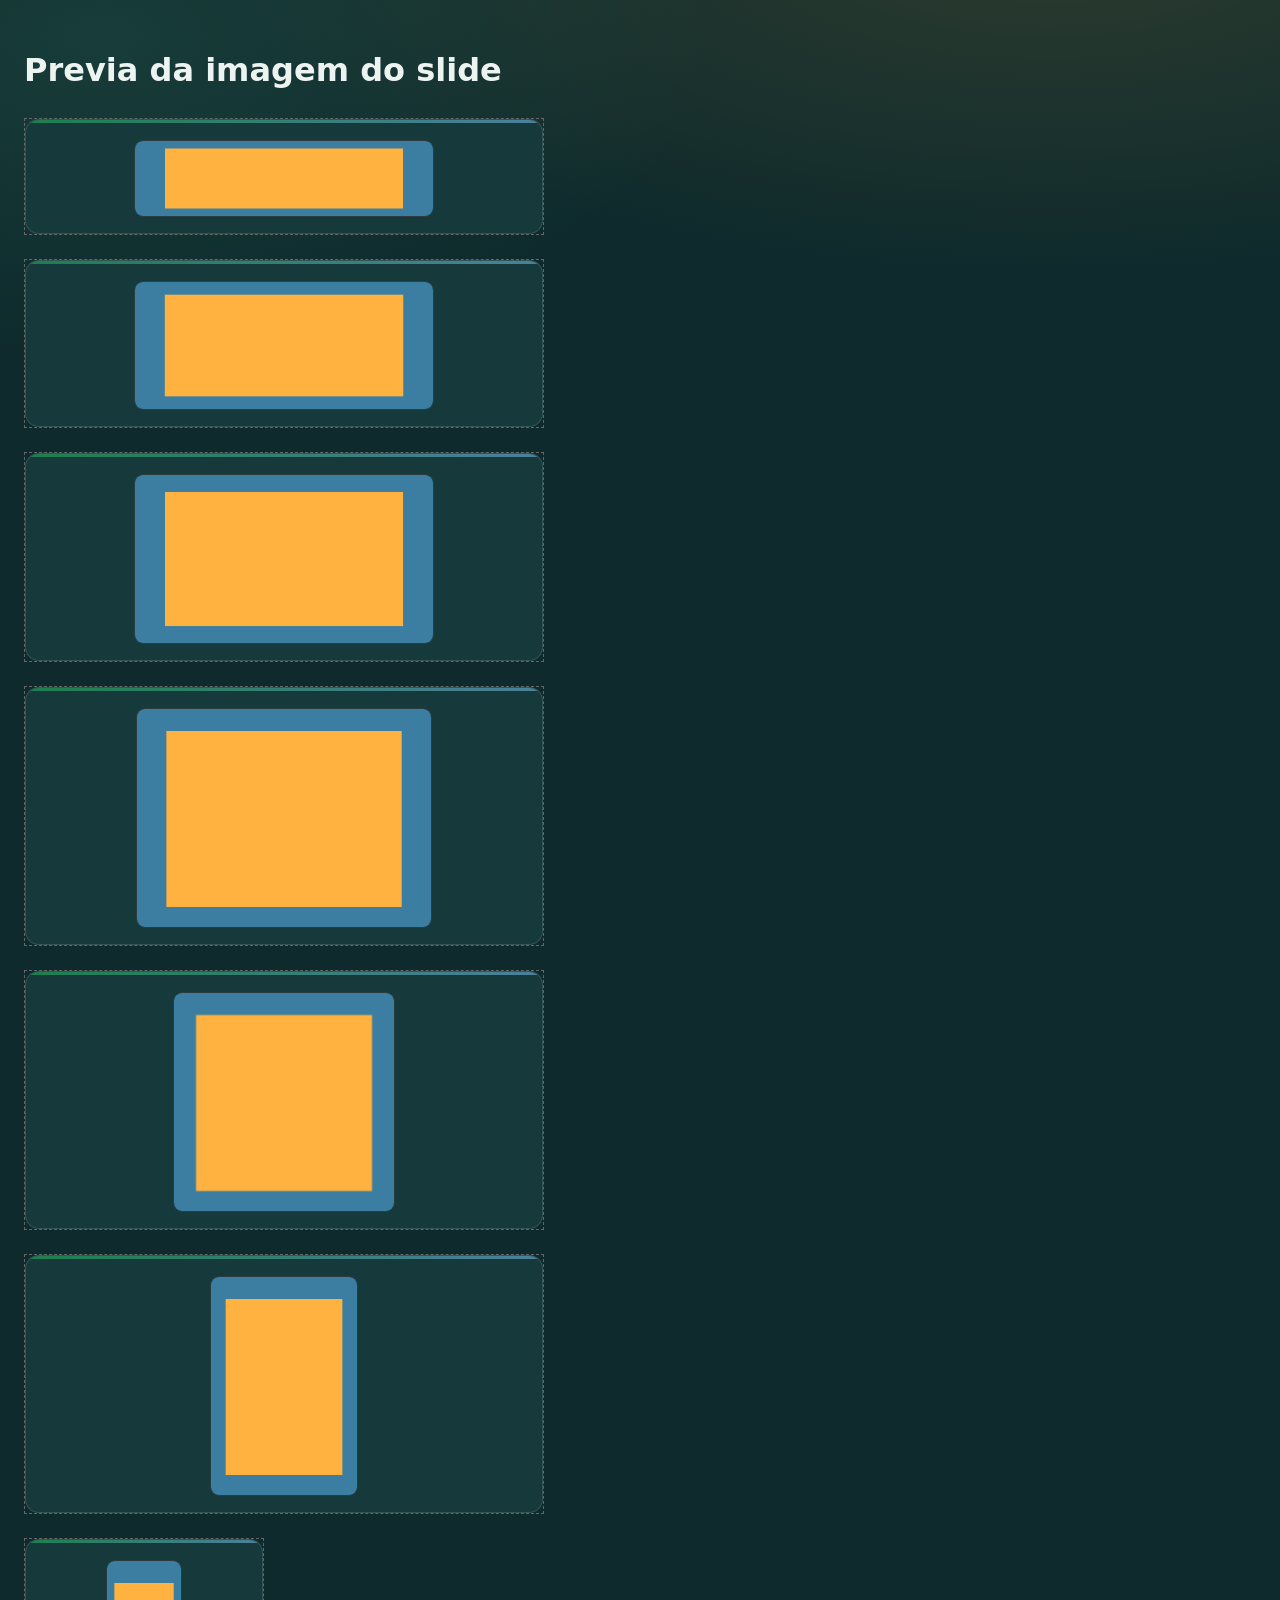
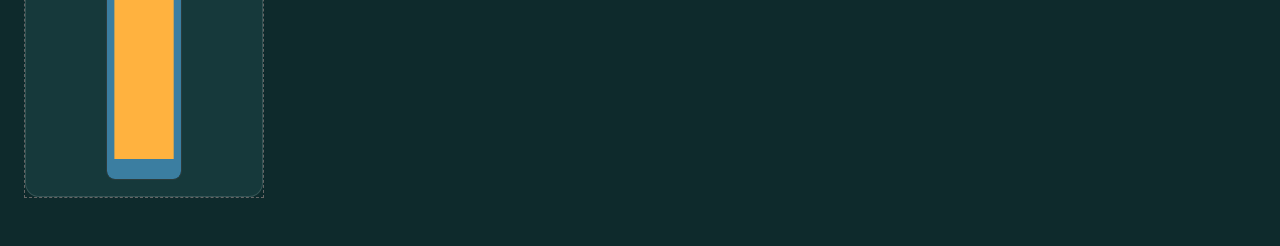
<file: tools/test-slide-preview.html>
<!DOCTYPE html>
<html lang="pt-BR">
<head>
<meta charset="utf-8">
<title>Teste: previa da imagem do slide</title>
<link rel="stylesheet" href="../assets/styles.css">
<style>
  /* Reproduz o tamanho do cartao de slide do compositor. */
  body { padding: 24px; }
  .caso { width: 520px; margin-bottom: 24px; border: 1px dashed #666; }
  .caso--estreito { width: 240px; }
</style>
</head>
<body>
<h1>Previa da imagem do slide</h1>
<div id="casos"></div>

<script>
/* Gera imagens com proporcoes varias e mede a previa de cada uma.
   O que interessa: a caixa da previa tem que ter EXATAMENTE o tamanho
   do desenho da imagem (nada de tarja escura nas laterais). */
var formatos = [
  { nome: 'ultrawide 4:1', w: 2000, h: 500 },
  { nome: 'panorama 21:9', w: 2100, h: 900 },
  { nome: '16:9', w: 1920, h: 1080 },
  { nome: '4:3', w: 1600, h: 1200 },
  { nome: 'quadrado 1:1', w: 900, h: 900 },
  { nome: 'retrato 2:3', w: 800, h: 1200 },
  { nome: 'bem alta 1:3', w: 400, h: 1200 }
];

function gerar(w, h) {
  var c = document.createElement('canvas');
  c.width = w; c.height = h;
  var g = c.getContext('2d');
  g.fillStyle = '#3b7ea1'; g.fillRect(0, 0, w, h);
  g.fillStyle = '#ffb23f';
  g.fillRect(w * 0.1, h * 0.1, w * 0.8, h * 0.8);
  return c.toDataURL('image/png');
}

var raiz = document.getElementById('casos');
formatos.forEach(function (f, i) {
  var div = document.createElement('div');
  div.className = 'caso' + (i === formatos.length - 1 ? ' caso--estreito' : '');
  div.innerHTML = '<div class="slide-card"><div class="slide__preview">' +
    '<img alt="Imagem do slide" src="' + gerar(f.w, f.h) + '"></div></div>';
  raiz.appendChild(div);
});

window.addEventListener('load', function () {
  setTimeout(function () {
    var out = { ok: true, casos: [] };
    var caixas = document.querySelectorAll('.slide__preview');
    for (var i = 0; i < caixas.length; i++) {
      var box = caixas[i];
      var img = box.querySelector('img');
      var b = box.getBoundingClientRect();
      var ib = img.getBoundingClientRect();
      var estilo = getComputedStyle(img);
      /* O conteudo desenhado da imagem (depois do object-fit). */
      var escala = Math.min(ib.width / img.naturalWidth, ib.height / img.naturalHeight);
      var desenhoW = img.naturalWidth * escala;
      var desenhoH = img.naturalHeight * escala;
      /* A tarja escura: o desenho menor que a caixa. */
      var tarjaX = ib.width - desenhoW;
      var tarjaY = ib.height - desenhoH;
      var caso = {
        nome: formatos[i].nome,
        natural: img.naturalWidth + 'x' + img.naturalHeight,
        caixa: Math.round(b.width) + 'x' + Math.round(b.height),
        imagem: Math.round(ib.width) + 'x' + Math.round(ib.height),
        tarjaLateral: Math.round(tarjaX * 10) / 10,
        tarjaVertical: Math.round(tarjaY * 10) / 10,
        ok: tarjaX < 1 && tarjaY < 1 && b.width <= 301 && b.height <= 221
      };
      /* Imagem deitada que cabe no limite de altura: a altura tem que
         crescer usando a largura toda (encolher a largura nao serve). */
      var alturaNecessaria = 300 * formatos[i].h / formatos[i].w;
      if (formatos[i].w >= formatos[i].h && alturaNecessaria <= 220) {
        caso.larguraTotal = Math.round(b.width) >= 298;
        if (!caso.larguraTotal) caso.ok = false;
      } else {
        caso.larguraTotal = null;
      }
      if (!caso.ok) out.ok = false;
      out.casos.push(caso);
    }
    window.__SLIDETEST = out;
  }, 300);
});
</script>
</body>
</html>
</file>
<file: assets/styles.css>
/* Beam — sistema visual */

/* ---------- transições entre páginas ----------
   O Chrome (126+) usa View Transitions entre paginas: a regra abaixo faz
   o proprio navegador trocar as telas com um instantaneo do antes e do
   depois, e o titulo do post viaja do card para a pagina do post.
   Nos outros navegadores (Firefox, Safari, Electron) a transicao e feita
   pelo JS: a pagina entra suave e some antes de sair. */
@view-transition { navigation: auto; }

::view-transition-old(root) {
  animation: vt-out 0.2s cubic-bezier(0.4, 0, 0.2, 1) both;
}
::view-transition-new(root) {
  animation: vt-in 0.32s cubic-bezier(0.2, 0.7, 0.3, 1) both;
}

/* O titulo do post viaja do card do feed para a pagina do post. */
::view-transition-group(post-title) {
  animation-duration: 0.44s;
  animation-timing-function: cubic-bezier(0.2, 0.8, 0.2, 1);
}
::view-transition-old(post-title),
::view-transition-new(post-title) {
  height: 100%;
  overflow: hidden;
}

@keyframes vt-out {
  to { opacity: 0; transform: translateY(-10px) scale(0.99); }
}
@keyframes vt-in {
  from { opacity: 0; transform: translateY(14px); }
}

/* Entrada e saida usadas quando o navegador nao faz View Transitions. */
html.page-in body {
  animation: page-in 0.34s cubic-bezier(0.22, 0.7, 0.3, 1) both;
}
html.dir-forward.page-in body { animation-name: page-in-forward; }
html.dir-back.page-in body { animation-name: page-in-back; }

html.page-leave body {
  opacity: 0;
  transition: opacity 0.18s ease, transform 0.18s ease;
}
html.dir-forward.page-leave body { transform: scale(0.97); }
html.dir-back.page-leave body { transform: translateY(-12px) scale(0.99); }

@keyframes page-in {
  from { opacity: 0; transform: translateY(10px); }
  to { opacity: 1; transform: none; }
}
@keyframes page-in-forward {
  from { opacity: 0; transform: scale(1.045); }
  to { opacity: 1; transform: none; }
}
@keyframes page-in-back {
  from { opacity: 0; transform: translateY(-14px); }
  to { opacity: 1; transform: none; }
}

@media (prefers-reduced-motion: reduce) {
  ::view-transition-old(root),
  ::view-transition-new(root),
  ::view-transition-group(post-title) { animation: none; }
  html.page-in body { animation: none; }
  html.page-leave body { transition: none; }
}

:root {
  --ink: #0E2A2C;
  --ink-2: #143638;
  --ink-3: #1B4346;
  --paper: #EDF3F1;
  --muted: #9FB6B4;
  --line: rgba(237, 243, 241, 0.14);
  --line-strong: rgba(237, 243, 241, 0.26);
  --coral: #FF5E5B;
  --surface: #16393B;
  --surface-raised: #1D474A;
  --shadow: 0 18px 40px -24px rgba(0, 0, 0, 0.8);
  --radius: 14px;
  --radius-sm: 9px;
  --display: "Bricolage Grotesque", "Segoe UI", system-ui, sans-serif;
  --sans: "IBM Plex Sans", system-ui, -apple-system, "Segoe UI", sans-serif;
  --mono: "IBM Plex Mono", ui-monospace, "Cascadia Mono", monospace;
  --measure: 68ch;

  /* Paleta ativa: trocada com um clique.
     Os votos e os botoes seguem essas cores. */
  --accent: #22c55e;
  --accent-2: #6FE3B0;
  --accent-3: #7FC8FF;
  --hue-1: #FFB23F;
  --hue-2: #6FE3B0;
  --glow-a: 13%;
  --glow-b: 10%;
}

/* Paletas: cada uma mistura tres cores e tinge o fundo da pagina. */
[data-palette="jade"] {
  --accent: #22c55e; --accent-2: #6FE3B0; --accent-3: #7FC8FF;
  --hue-1: #FFB23F; --hue-2: #6FE3B0;
}
[data-palette="sunset"] {
  --accent: #FF8A3D; --accent-2: #FF5E5B; --accent-3: #C49BFF;
  --hue-1: #FF8A3D; --hue-2: #C49BFF;
}
[data-palette="ocean"] {
  --accent: #38BDF8; --accent-2: #22D3EE; --accent-3: #6FE3B0;
  --hue-1: #38BDF8; --hue-2: #22D3EE;
}
[data-palette="neon"] {
  --accent: #A3E635; --accent-2: #C084FC; --accent-3: #F472B6;
  --hue-1: #A3E635; --hue-2: #C084FC;
}
[data-palette="lavender"] {
  --accent: #C49BFF; --accent-2: #FF9EC7; --accent-3: #7FC8FF;
  --hue-1: #C49BFF; --hue-2: #FF9EC7;
}
[data-palette="amber"] {
  --accent: #FFB23F; --accent-2: #FF8A3D; --accent-3: #FDE68A;
  --hue-1: #FFB23F; --hue-2: #FF8A3D;
}
[data-palette="cyber"] {
  --accent: #22D3EE; --accent-2: #6366F1; --accent-3: #A3E635;
  --hue-1: #22D3EE; --hue-2: #6366F1;
}
[data-palette="rose"] {
  --accent: #FF9EC7; --accent-2: #FF5E5B; --accent-3: #FDBA74;
  --hue-1: #FF9EC7; --hue-2: #FF5E5B;
}

[data-theme="light"] {
  --ink: #E7EDEB;
  --ink-2: #FFFFFF;
  --ink-3: #F3F7F5;
  --paper: #0F2426;
  --muted: #55706E;
  --line: rgba(15, 36, 38, 0.14);
  --line-strong: rgba(15, 36, 38, 0.3);
  --coral: #D03F3C;
  --surface: #FFFFFF;
  --surface-raised: #F4F8F7;
  --shadow: 0 18px 40px -28px rgba(15, 36, 38, 0.45);
  --glow-a: 17%;
  --glow-b: 13%;
}

*, *::before, *::after { box-sizing: border-box; }

[hidden] { display: none !important; }

html { -webkit-text-size-adjust: 100%; }

body {
  margin: 0;
  background: var(--ink);
  color: var(--paper);
  font-family: var(--sans);
  font-size: 16px;
  line-height: 1.6;
  min-height: 100vh;
  background-image:
    radial-gradient(1200px 500px at 82% -8%, color-mix(in srgb, var(--hue-1) var(--glow-a), transparent), transparent 70%),
    radial-gradient(900px 480px at 8% 4%, color-mix(in srgb, var(--hue-2) var(--glow-b), transparent), transparent 68%);
  background-attachment: fixed;
}

img, video { max-width: 100%; display: block; }
button, input, select, textarea { font: inherit; color: inherit; }

a { color: inherit; text-decoration: none; }

.sprite { display: none; }

.icon {
  width: 20px;
  height: 20px;
  fill: none;
  stroke: currentColor;
  stroke-width: 1.7;
  stroke-linecap: round;
  stroke-linejoin: round;
  flex: none;
}

.sr-only {
  position: absolute;
  width: 1px; height: 1px;
  padding: 0; margin: -1px;
  overflow: hidden; clip: rect(0 0 0 0);
  white-space: nowrap; border: 0;
}

:focus-visible {
  outline: 2px solid var(--accent);
  outline-offset: 2px;
  border-radius: 4px;
}

/* ---------- masthead ---------- */

.masthead {
  position: sticky;
  top: 0;
  z-index: 40;
  background: color-mix(in srgb, var(--ink) 88%, transparent);
  backdrop-filter: blur(14px);
  border-bottom: 1px solid var(--line);
  transition: transform 0.22s ease, opacity 0.22s ease;
}
/* Rolar para baixo esconde a barra do topo; rolar para cima traz de volta. */
.masthead.is-hidden {
  transform: translateY(-100%);
  opacity: 0;
  pointer-events: none;
}

.masthead__bar {
  max-width: 1320px;
  margin: 0 auto;
  padding: 10px 20px;
  display: flex;
  align-items: center;
  gap: 16px;
}

.brand { display: flex; align-items: center; gap: 10px; flex: none; }

.brand__mark {
  width: 34px; height: 34px;
  display: grid; place-items: center;
  background: transparent;
  color: var(--paper);
  flex: none;
}
.brand__mark svg { width: 25px; height: 25px; fill: none; }

.brand__text { display: flex; flex-direction: column; line-height: 1.1; }
.brand__text strong {
  font-family: var(--display);
  font-size: 1.32rem;
  font-weight: 800;
  letter-spacing: -0.02em;
}
.brand__text small { color: var(--muted); font-size: 0.72rem; }

.search {
  position: relative;
  display: flex;
  align-items: center;
  flex: 1 1 260px;
  max-width: 520px;
  margin: 0 auto;
}
.search__icon {
  position: absolute; left: 12px;
  color: var(--muted);
  pointer-events: none;
}
.search input {
  width: 100%;
  padding: 9px 42px 9px 40px;
  border-radius: 999px;
  border: 1px solid var(--line);
  background: var(--surface);
  color: var(--paper);
}
.search input::placeholder { color: var(--muted); }
.search input:focus { border-color: var(--accent); outline: none; }
.search kbd {
  position: absolute; right: 12px;
  font-family: var(--mono);
  font-size: 0.7rem;
  color: var(--muted);
  border: 1px solid var(--line-strong);
  border-radius: 5px;
  padding: 1px 6px;
}

/* ---------- painel de perfis do campo de busca ---------- */

.search__results {
  position: absolute;
  top: calc(100% + 8px);
  left: 0;
  right: 0;
  z-index: 60;
  max-height: 62vh;
  overflow-y: auto;
  padding: 6px;
  background: var(--surface);
  border: 1px solid var(--line-strong);
  border-radius: var(--radius-sm);
  box-shadow: 0 18px 40px -18px rgba(0, 0, 0, 0.75);
}
.search__results[hidden] { display: none; }
.search__title {
  margin: 4px 8px 6px;
  font-family: var(--mono);
  font-size: 0.66rem;
  letter-spacing: 0.09em;
  text-transform: uppercase;
  color: var(--muted);
}
.searchrow {
  position: relative;
  display: flex;
  align-items: center;
}
.searchrow__open {
  display: flex;
  align-items: center;
  gap: 10px;
  width: 100%;
  min-width: 0;
  padding: 7px 40px 7px 9px;
  border: 0;
  border-radius: 8px;
  background: transparent;
  color: var(--paper);
  text-align: left;
  cursor: pointer;
}
.searchrow:hover .searchrow__open,
.searchrow.is-active .searchrow__open { background: var(--surface-raised); }
.searchrow__info { min-width: 0; display: flex; flex-direction: column; line-height: 1.25; }
.searchrow__info b {
  font-size: 0.86rem;
  font-weight: 600;
  overflow: hidden;
  text-overflow: ellipsis;
  white-space: nowrap;
}
.searchrow__info small { font-family: var(--mono); font-size: 0.68rem; color: var(--muted); }
.searchrow__count {
  margin-left: auto;
  padding-left: 8px;
  font-family: var(--mono);
  font-size: 0.7rem;
  color: var(--muted);
  white-space: nowrap;
}
.search__empty,
.search__more { margin: 0; padding: 9px 10px; color: var(--muted); font-size: 0.82rem; }
.search__more { font-family: var(--mono); font-size: 0.7rem; padding-top: 6px; }

/* ---------- botão de favorito (coração) ---------- */

.favbtn {
  display: grid;
  place-items: center;
  width: 30px;
  height: 30px;
  flex: none;
  border: 1px solid var(--line);
  border-radius: 9px;
  background: transparent;
  color: var(--muted);
  cursor: pointer;
  transition: color 0.14s ease, border-color 0.14s ease, background 0.14s ease;
}
.favbtn .icon { width: 16px; height: 16px; }
.favbtn:hover { color: var(--accent); border-color: var(--accent); }
/* Favoritado: coração preenchido na cor do site. */
.favbtn.is-on {
  color: var(--accent);
  border-color: var(--accent);
  background: color-mix(in srgb, var(--accent) 16%, transparent);
}
.favbtn.is-on .icon { fill: currentColor; }
/* No canto do perfil (painel de busca). */
.favbtn--corner {
  position: absolute;
  top: 50%;
  right: 8px;
  transform: translateY(-50%);
  width: 26px;
  height: 26px;
  border: 0;
  border-radius: 8px;
}
.favbtn--corner:hover { background: color-mix(in srgb, var(--accent) 14%, transparent); }
.favbtn--sm { width: 24px; height: 24px; border: 0; border-radius: 7px; }
.favbtn--sm .icon { width: 14px; height: 14px; }
.favbtn--sm:hover { background: color-mix(in srgb, var(--accent) 14%, transparent); }

/* ---------- perfis favoritos no rail ---------- */

.favprofiles {
  list-style: none;
  margin: 4px 0 2px;
  padding: 0;
  display: flex;
  flex-direction: column;
  gap: 2px;
}
.favprofile { display: flex; align-items: center; gap: 4px; }
.rail__nav .favprofile__open {
  flex: 1;
  min-width: 0;
  gap: 8px;
  padding: 5px 7px;
  font-size: 0.82rem;
}
/* O coração dentro do rail nao pode herdar o tamanho dos botoes do menu. */
.rail__nav .favbtn--sm { width: 24px; height: 24px; flex: none; }
.rail__nav .favbtn--sm .icon { width: 14px; height: 14px; }
.rail__nav .favbtn--sm:hover { color: var(--accent); background: color-mix(in srgb, var(--accent) 14%, transparent); }
.rail__nav .favbtn--sm.is-on { color: var(--accent); }
.favprofile__name {
  min-width: 0;
  overflow: hidden;
  text-overflow: ellipsis;
  white-space: nowrap;
}
.favprofile__count {
  margin-left: auto;
  font-family: var(--mono);
  font-size: 0.68rem;
  color: var(--muted);
}

/* ---------- barra do perfil aberto (filtro por autor) ---------- */

.profilefilter {
  display: flex;
  align-items: center;
  gap: 12px;
  margin-bottom: 14px;
  padding: 10px 14px;
  border: 1px solid var(--line);
  border-radius: var(--radius);
  background: var(--surface);
}
.profilefilter[hidden] { display: none; }
.profilefilter__avatar .avatarchip { width: 34px; height: 34px; }
.profilefilter__avatar .avatarchip .icon { width: 18px; height: 18px; }
.profilefilter__info { min-width: 0; display: flex; flex-direction: column; line-height: 1.3; }
.profilefilter__info strong { font-size: 0.95rem; font-weight: 600; }
.profilefilter__info small { font-family: var(--mono); font-size: 0.72rem; color: var(--muted); }
.profilefilter .btn { margin-left: auto; }

.masthead__actions { display: flex; align-items: center; gap: 8px; flex: none; }

/* Luzinha de sincronização: verde quando o conteúdo é compartilhado,
   cinza no modo local, vermelha quando o banco não responde. */
.sync-dot {
  display: inline-flex;
  align-items: center;
  justify-content: center;
  width: 28px;
  height: 28px;
  padding: 0;
  border: 0;
  border-radius: 50%;
  background: transparent;
  cursor: pointer;
  flex: none;
}
.sync-dot::before {
  content: "";
  width: 8px;
  height: 8px;
  border-radius: 50%;
  background: var(--muted);
  box-shadow: 0 0 0 3px color-mix(in srgb, var(--muted) 16%, transparent);
  transition: background 0.2s ease, box-shadow 0.2s ease;
}
.sync-dot:hover::before { box-shadow: 0 0 0 5px color-mix(in srgb, var(--muted) 22%, transparent); }
.sync-dot[data-status="loading"]::before {
  background: var(--accent);
  animation: sync-pulse 1.1s ease-in-out infinite;
}
.sync-dot[data-status="ok"]::before {
  background: var(--accent);
  box-shadow: 0 0 0 3px color-mix(in srgb, var(--accent) 24%, transparent);
}
.sync-dot[data-status="error"]::before {
  background: var(--coral);
  box-shadow: 0 0 0 3px color-mix(in srgb, var(--coral) 24%, transparent);
}
@keyframes sync-pulse {
  0%, 100% { opacity: 1; }
  50% { opacity: 0.3; }
}
@media (prefers-reduced-motion: reduce) {
  .sync-dot[data-status="loading"]::before { animation: none; }
}

.icon-btn {
  display: grid; place-items: center;
  width: 38px; height: 38px;
  border-radius: 10px;
  border: 1px solid var(--line);
  background: transparent;
  cursor: pointer;
  transition: background 0.16s ease, border-color 0.16s ease, transform 0.16s ease;
}
.icon-btn:hover { background: var(--surface); border-color: var(--line-strong); }
.icon-btn:active { transform: scale(0.94); }

#themeToggle .icon--moon { display: none; }
[data-theme="light"] #themeToggle .icon--sun { display: none; }
[data-theme="light"] #themeToggle .icon--moon { display: block; }

.btn {
  display: inline-flex; align-items: center; gap: 7px;
  padding: 9px 16px;
  border-radius: 999px;
  border: 1px solid transparent;
  font-weight: 600;
  font-size: 0.92rem;
  cursor: pointer;
  transition: transform 0.14s ease, filter 0.16s ease, background 0.16s ease;
}
.btn:active { transform: scale(0.97); }
.btn--primary {
  background: var(--accent);
  color: #17201F;
}
.btn--primary:hover { filter: brightness(1.07); }
.btn--ghost {
  border-color: var(--line-strong);
  background: transparent;
  color: var(--paper);
}
.btn--ghost:hover { background: var(--surface); }

.avatar {
  width: 38px; height: 38px;
  border-radius: 50%;
  border: 1px dashed var(--line-strong);
  background: var(--surface);
  color: var(--muted);
  font-family: var(--mono);
  font-size: 0.7rem;
  cursor: pointer;
}
.masthead__menu { display: grid; }

/* ---------- avatar (ícone + cor da conta) ---------- */

.avatarchip {
  --av: #9FB6B4;
  display: inline-grid;
  place-items: center;
  width: 32px;
  height: 32px;
  flex: none;
  border-radius: 50%;
  background: color-mix(in srgb, var(--av) 20%, var(--surface));
  border: 1px solid color-mix(in srgb, var(--av) 55%, transparent);
  color: var(--av);
}
.avatarchip .icon { width: 17px; height: 17px; stroke-width: 1.8; }
.avatarchip img {
  width: 100%;
  height: 100%;
  object-fit: cover;
  border-radius: 50%;
  display: block;
}
.avatarchip--sm { width: 26px; height: 26px; }
.avatarchip--sm .icon { width: 14px; height: 14px; }
.avatarchip--lg { width: 46px; height: 46px; }
.avatarchip--lg .icon { width: 24px; height: 24px; }
/* Avatar de visitante (sem perfil): neutro, sem cor de identidade. */
.avatarchip--guest {
  background: var(--surface);
  border: 1px dashed var(--line-strong);
  color: var(--muted);
}

/* Envio de imagem própria como ícone de avatar. */
.avatar-upload {
  display: flex;
  align-items: center;
  gap: 12px;
  flex-wrap: wrap;
}
.avatar-upload__preview {
  display: grid;
  place-items: center;
  width: 52px;
  height: 52px;
  border-radius: 50%;
  background: var(--surface);
  border: 1px solid var(--line);
  flex: none;
  overflow: hidden;
}
.avatar-upload__acts { display: flex; gap: 8px; flex-wrap: wrap; }
.avatar-upload label.btn { cursor: pointer; }

button.avatar {
  padding: 0;
  overflow: hidden;
  display: grid;
  place-items: center;
  border-style: solid;
  border-color: transparent;
  background: transparent;
  flex: none;
}
button.avatar:hover { border-color: var(--line-strong); }
button.avatar .avatarchip { width: 100%; height: 100%; }
/* O ícone do visitante usa o mesmo tamanho do avatar normal: assim o
   botão não muda de largura quando o menu abre. */
button.avatar .avatarchip--guest { width: 100%; height: 100%; }

/* ---------- contas ---------- */

.accounts-list { display: flex; flex-direction: column; gap: 8px; }

.account-row {
  display: flex;
  align-items: center;
  gap: 10px;
  padding: 9px 10px;
  border: 1px solid var(--line);
  border-radius: var(--radius-sm);
  background: var(--surface);
}
.account-row.is-current { border-color: color-mix(in srgb, var(--accent) 55%, transparent); }
.account-row__info { min-width: 0; flex: 1; }
.account-row__name {
  display: block;
  font-weight: 600;
  font-size: 0.9rem;
  overflow: hidden;
  text-overflow: ellipsis;
  white-space: nowrap;
}
.account-row__user {
  display: block;
  font-family: var(--mono);
  font-size: 0.72rem;
  color: var(--muted);
  overflow: hidden;
  text-overflow: ellipsis;
  white-space: nowrap;
}
.account-row__acts { display: flex; gap: 4px; flex: none; }
.account-row__badge {
  font-family: var(--mono);
  font-size: 0.64rem;
  text-transform: uppercase;
  letter-spacing: 0.06em;
  color: var(--accent);
  border: 1px solid color-mix(in srgb, var(--accent) 45%, transparent);
  border-radius: 999px;
  padding: 2px 8px;
  flex: none;
}

.avatar-picker {
  display: grid;
  grid-template-columns: repeat(auto-fill, minmax(44px, 1fr));
  gap: 8px;
}
.avatar-picker__btn {
  aspect-ratio: 1;
  border-radius: var(--radius-sm);
  border: 1px solid var(--line);
  background: var(--surface);
  color: var(--muted);
  cursor: pointer;
  display: grid;
  place-items: center;
}
.avatar-picker__btn:hover { border-color: var(--line-strong); color: var(--paper); }
.avatar-picker__btn.is-on {
  border-color: var(--accent);
  color: var(--accent);
  background: color-mix(in srgb, var(--accent) 12%, transparent);
}
.avatar-picker__btn .icon { width: 20px; height: 20px; }

.hue-picker { display: flex; flex-wrap: wrap; gap: 8px; }
.hue-picker__btn {
  width: 26px; height: 26px;
  border-radius: 50%;
  border: 2px solid transparent;
  cursor: pointer;
  padding: 0;
  background: var(--hue);
}
.hue-picker__btn.is-on {
  border-color: var(--paper);
  box-shadow: 0 0 0 2px var(--ink);
}

/* ---------- paletas de cor ---------- */

.palette-grid {
  display: grid;
  grid-template-columns: repeat(auto-fill, minmax(132px, 1fr));
  gap: 10px;
}
.palette-card {
  --p1: #22c55e; --p2: #6FE3B0; --p3: #7FC8FF;
  border: 1px solid var(--line);
  border-radius: var(--radius-sm);
  background: var(--surface);
  padding: 10px 11px;
  cursor: pointer;
  text-align: left;
  display: block;
  width: 100%;
}
.palette-card:hover { border-color: var(--line-strong); }
.palette-card.is-on {
  border-color: var(--accent);
  box-shadow: 0 0 0 1px color-mix(in srgb, var(--accent) 45%, transparent);
}
.palette-card__swatches {
  display: flex;
  gap: 5px;
  margin-bottom: 8px;
}
.palette-card__swatches i {
  width: 20px; height: 20px;
  border-radius: 6px;
  background: var(--s);
}
.palette-card__name {
  font-size: 0.84rem;
  font-weight: 600;
  color: var(--paper);
  display: flex;
  align-items: center;
  justify-content: space-between;
  gap: 8px;
}
.palette-card__name small {
  font-family: var(--mono);
  font-size: 0.62rem;
  font-weight: 400;
  color: var(--accent);
  border: 1px solid color-mix(in srgb, var(--accent) 45%, transparent);
  border-radius: 999px;
  padding: 1px 7px;
}

.swatches-inline { display: flex; gap: 6px; }
.swatches-inline i { width: 14px; height: 14px; border-radius: 4px; background: var(--s); }

/* ---------- rail: bloco "Você" ---------- */

.rail__nav { display: flex; flex-direction: column; gap: 2px; }
.rail__nav button {
  display: flex;
  align-items: center;
  gap: 9px;
  width: 100%;
  padding: 7px 9px;
  border: 0;
  border-radius: var(--radius-sm);
  background: transparent;
  color: var(--muted);
  font-size: 0.86rem;
  cursor: pointer;
  text-align: left;
}
.rail__nav button:hover { background: var(--surface); color: var(--paper); }
.rail__nav button.is-active { background: var(--surface-raised); color: var(--paper); }
.rail__nav button .icon { width: 17px; height: 17px; flex: none; }
.rail__nav button .count {
  margin-left: auto;
  font-family: var(--mono);
  font-size: 0.7rem;
  color: var(--muted);
}
.rail__account {
  display: flex;
  align-items: center;
  gap: 9px;
  width: 100%;
  padding: 8px 9px;
  margin-bottom: 8px;
  border: 1px solid var(--line);
  border-radius: var(--radius-sm);
  background: var(--surface);
  color: var(--paper);
  cursor: pointer;
  text-align: left;
}
.rail__account:hover { border-color: var(--line-strong); }
.rail__account .info { min-width: 0; flex: 1; }
.rail__account strong {
  display: block;
  font-size: 0.84rem;
  overflow: hidden;
  text-overflow: ellipsis;
  white-space: nowrap;
}
.rail__account small {
  display: block;
  font-family: var(--mono);
  font-size: 0.68rem;
  color: var(--muted);
  overflow: hidden;
  text-overflow: ellipsis;
  white-space: nowrap;
}
.rail__account .icon { width: 16px; height: 16px; color: var(--muted); flex: none; }

/* ---------- diálogos: contas e paletas ---------- */

.sheet__hint {
  font-family: var(--mono);
  font-size: 0.74rem;
  color: var(--muted);
  margin: 0 0 14px;
}
.accounts-sheet { max-width: 620px; }
.palette-sheet { max-width: 560px; }
/* O corpo do dialogo rola: o botao de salvar fica sempre alcancavel
   com a roda do mouse, mesmo com muitos perfis e icones. */
.accounts-sheet[open],
.palette-sheet[open] { display: flex; flex-direction: column; }
.accounts-sheet__body,
.palette-sheet__body {
  padding: 18px 22px 22px;
  overflow-y: auto;
  overscroll-behavior: contain;
  min-height: 0;
  flex: 1 1 auto;
}

.accounts-form {
  margin-top: 18px;
  padding-top: 16px;
  border-top: 1px solid var(--line);
}
/* Botão de excluir dentro do diálogo de perfis. */
.accounts-sheet .btn--danger {
  border-color: color-mix(in srgb, var(--coral) 55%, transparent);
  color: var(--coral);
  background: transparent;
}
.accounts-sheet .btn--danger:hover { background: color-mix(in srgb, var(--coral) 14%, transparent); }

/* ---------- menu do avatar ---------- */

.usermenu { position: relative; flex: none; display: flex; }

/* O dropdown nasce em cima do avatar (top: 0) para não empurrar o
   layout nem fazer o avatar "pular" quando o menu abre. */
.usermenu__menu {
  position: absolute;
  top: calc(100% + 8px);
  right: 0;
  z-index: 60;
  width: 210px;
  padding: 5px;
  display: flex;
  flex-direction: column;
  gap: 1px;
  background: var(--surface);
  border: 1px solid var(--line-strong);
  border-radius: var(--radius-sm);
  box-shadow: 0 18px 40px -18px rgba(0, 0, 0, 0.75);
}
/* Setinha do menu apontando para o avatar. */
.usermenu__menu::before {
  content: "";
  position: absolute;
  top: -5px;
  right: 12px;
  width: 9px;
  height: 9px;
  background: var(--surface);
  border-left: 1px solid var(--line-strong);
  border-top: 1px solid var(--line-strong);
  transform: rotate(45deg);
}
.usermenu__menu[hidden] { display: none; }

.usermenu__head {
  display: flex;
  align-items: center;
  gap: 9px;
  padding: 7px 8px 9px;
  margin: 0 0 3px;
  border-bottom: 1px solid var(--line);
}
.usermenu__head .avatarchip { width: 28px; height: 28px; }
.usermenu__head .avatarchip .icon { width: 15px; height: 15px; }
.usermenu__who { min-width: 0; display: flex; flex-direction: column; line-height: 1.25; }
.usermenu__who b {
  font-size: 0.84rem;
  font-weight: 600;
  overflow: hidden;
  text-overflow: ellipsis;
  white-space: nowrap;
}
.usermenu__who small { font-family: var(--mono); font-size: 0.66rem; color: var(--muted); }

.usermenu__item {
  display: flex;
  align-items: center;
  gap: 9px;
  width: 100%;
  padding: 8px 9px;
  border: 0;
  border-radius: 7px;
  background: transparent;
  color: var(--paper);
  font-size: 0.85rem;
  text-align: left;
  cursor: pointer;
  transition: background 0.14s ease, color 0.14s ease;
}
.usermenu__item:hover { background: var(--surface-raised); }
.usermenu__item .icon { width: 16px; height: 16px; color: var(--muted); }
.usermenu__item:hover .icon { color: var(--paper); }
.usermenu__item small {
  margin-left: auto;
  padding-left: 8px;
  font-family: var(--mono);
  font-size: 0.66rem;
  color: var(--muted);
}

.accounts-empty {
  display: flex;
  align-items: center;
  justify-content: space-between;
  gap: 12px;
  flex-wrap: wrap;
  padding: 14px 16px;
  border: 1px dashed var(--line-strong);
  border-radius: var(--radius-sm);
  color: var(--muted);
  font-size: 0.86rem;
}
.accounts-empty p { margin: 0; }
.accounts-form h3 {
  font-family: var(--display);
  font-size: 0.98rem;
  margin: 0 0 12px;
}
.accounts-form .field { margin-bottom: 14px; }
.accounts-form .field-row { margin-bottom: 14px; }

.account-row__switch {
  border: 1px solid var(--line);
  background: transparent;
  color: var(--muted);
  border-radius: 999px;
  font-family: var(--mono);
  font-size: 0.68rem;
  padding: 4px 10px;
  cursor: pointer;
}
.account-row__switch:hover { border-color: var(--line-strong); color: var(--paper); }
.account-row__switch.is-on {
  border-color: var(--accent);
  color: var(--accent);
  cursor: default;
}

/* ---------- layout ---------- */

.layout {
  max-width: 1400px;
  margin: 0 auto;
  padding: 22px 20px 80px;
  display: grid;
  grid-template-columns: 204px minmax(0, 1fr);
  gap: 24px;
  align-items: start;
}

.main { width: 100%; max-width: 1080px; }

body.rail-hidden .layout { grid-template-columns: minmax(0, 1fr); }
body.rail-hidden .rail--left { display: none; }
body.rail-hidden .main { margin: 0 auto; }

.rail {
  position: sticky;
  top: 78px;
  max-height: calc(100vh - 96px);
  overflow-y: auto;
  overscroll-behavior: contain;
  display: flex;
  flex-direction: column;
  gap: 16px;
  scrollbar-width: thin;
}

.rail__title {
  font-family: var(--mono);
  font-size: 0.7rem;
  font-weight: 500;
  letter-spacing: 0.08em;
  text-transform: uppercase;
  color: var(--muted);
  margin: 0 0 6px;
  display: flex; align-items: center; gap: 6px;
}
.rail__title .icon { width: 14px; height: 14px; color: var(--coral); }

.boards { list-style: none; margin: 0; padding: 0; display: flex; flex-direction: column; gap: 1px; }

.boards button {
  width: 100%;
  display: flex; align-items: center; gap: 8px;
  padding: 6px 8px;
  border: 0; border-radius: 7px;
  background: transparent;
  cursor: pointer;
  text-align: left;
  font-size: 0.86rem;
  transition: background 0.14s ease;
}
.boards button:hover { background: var(--surface); }
.boards button.is-active { background: var(--surface-raised); font-weight: 600; }
.boards .dot { width: 8px; height: 8px; border-radius: 50%; background: var(--coral); flex: none; }
.boards button .board__icon { width: 15px; height: 15px; flex: none; }
.boards .count { margin-left: auto; font-family: var(--mono); font-size: 0.72rem; color: var(--muted); }

.rail__tags {
  border-top: 1px solid var(--line);
  padding-top: 8px;
}
.rail__tags summary {
  list-style: none;
  cursor: pointer;
  font-family: var(--mono);
  font-size: 0.7rem;
  font-weight: 500;
  letter-spacing: 0.08em;
  text-transform: uppercase;
  color: var(--muted);
  display: flex;
  align-items: center;
  gap: 6px;
  padding: 2px 0;
}
.rail__tags summary::-webkit-details-marker { display: none; }
.rail__tags summary::after {
  content: "+";
  margin-left: auto;
  font-family: var(--mono);
  color: var(--muted);
}
.rail__tags[open] summary::after { content: "\2212"; }
.rail__tags summary:hover { color: var(--paper); }

.tagcloud { display: flex; flex-wrap: wrap; gap: 5px; margin-top: 9px; }
.tagcloud button {
  border: 1px solid var(--line);
  background: transparent;
  border-radius: 999px;
  padding: 3px 8px;
  font-family: var(--mono);
  font-size: 0.7rem;
  color: var(--muted);
  cursor: pointer;
}
.tagcloud button:hover { border-color: var(--accent); color: var(--accent); }
.tagcloud button.is-active { background: var(--accent); border-color: var(--accent); color: #17201F; }

.filterchip {
  display: inline-flex; align-items: center; gap: 6px;
  border: 1px solid var(--accent);
  background: color-mix(in srgb, var(--accent) 14%, transparent);
  color: var(--accent);
  border-radius: 999px;
  padding: 3px 10px;
  font-family: var(--mono);
  font-size: 0.72rem;
  cursor: pointer;
}
.filterchip:hover { background: var(--accent); color: #17201F; }

.trending { list-style: none; margin: 0; padding: 0; counter-reset: rank; }
.trending li { counter-increment: rank; display: flex; align-items: flex-start; gap: 8px; }
.trending button {
  flex: 1;
  min-width: 0;
  display: block;
  padding: 6px;
  border: 0; border-radius: 7px;
  background: transparent;
  cursor: pointer;
  text-align: left;
}
.trending button:hover { background: var(--surface); }
.trending li::before {
  content: counter(rank);
  font-family: var(--mono);
  font-size: 0.78rem;
  color: var(--muted);
  padding-top: 8px;
  flex: none;
}
.trending span { display: block; font-size: 0.83rem; line-height: 1.32; }
.trending small { display: block; font-family: var(--mono); font-size: 0.66rem; color: var(--muted); margin-top: 2px; }

.people { list-style: none; margin: 0; padding: 0; display: flex; flex-direction: column; gap: 8px; }
.people li { display: flex; align-items: center; gap: 9px; }
.people .who {
  width: 28px; height: 28px; border-radius: 50%;
  display: grid; place-items: center;
  font-family: var(--mono); font-size: 0.68rem;
  background: var(--surface-raised);
  color: var(--accent-2);
  flex: none;
}
.people b { display: block; font-size: 0.83rem; font-weight: 600; }
.people small { font-family: var(--mono); font-size: 0.66rem; color: var(--muted); }

/* ---------- spotlight ---------- */

.spotlight {
  position: relative;
  overflow: hidden;
  border-radius: var(--radius);
  border: 1px solid var(--line);
  background:
    linear-gradient(115deg, rgba(255, 94, 91, 0.2), rgba(255, 178, 63, 0.14) 45%, transparent 70%),
    var(--surface);
  padding: 22px 24px;
  margin-bottom: 20px;
  display: grid;
  grid-template-columns: minmax(0, 1.2fr) minmax(0, 1fr);
  gap: 22px;
  align-items: center;
}
.spotlight__kicker {
  font-family: var(--mono);
  font-size: 0.74rem;
  color: var(--accent);
  margin: 0 0 8px;
}
.spotlight h2 {
  font-family: var(--display);
  font-size: clamp(1.4rem, 2.6vw, 2.05rem);
  font-weight: 800;
  line-height: 1.12;
  letter-spacing: -0.02em;
  margin: 0 0 8px;
  max-width: 22ch;
}
.spotlight p { margin: 0 0 14px; color: var(--muted); max-width: 46ch; font-size: 0.94rem; }
.spotlight__art { border-radius: var(--radius-sm); overflow: hidden; border: 1px solid var(--line); background: var(--ink-2); }
.spotlight__art:empty { border: 0; background: none; }
/* A capa aparece inteira: sem corte, com a proporção original da imagem. */
.spotlight__art img { display: block; width: 100%; height: auto; object-fit: contain; }

/* ---------- feed ---------- */

.feedbar {
  display: flex; align-items: center; justify-content: space-between;
  gap: 14px;
  margin-bottom: 14px;
  border-bottom: 1px solid var(--line);
  padding-bottom: 10px;
  flex-wrap: wrap;
}
.feedbar__tabs { display: flex; gap: 4px; }
.tab {
  border: 0; background: transparent;
  padding: 7px 12px;
  border-radius: 999px;
  cursor: pointer;
  color: var(--muted);
  font-weight: 500;
  font-size: 0.9rem;
}
.tab:hover { color: var(--paper); }
.tab.is-active { background: var(--surface-raised); color: var(--paper); font-weight: 600; }
.feedbar__right { display: flex; align-items: center; gap: 12px; }
.feedbar__count { font-family: var(--mono); font-size: 0.74rem; color: var(--muted); }

.segmented { display: inline-flex; gap: 2px; padding: 3px; border-radius: 999px; background: var(--surface); border: 1px solid var(--line); }
.segmented__btn {
  border: 0; background: transparent;
  border-radius: 999px;
  padding: 5px 10px;
  cursor: pointer;
  color: var(--muted);
  display: inline-flex; align-items: center; gap: 6px;
  font-size: 0.86rem;
}
.segmented__btn.is-active { background: var(--surface-raised); color: var(--paper); }
.segmented__btn:hover { color: var(--paper); }
.segmented--types { border-radius: var(--radius); padding: 4px; }
.segmented--types .segmented__btn { border-radius: var(--radius-sm); padding: 8px 12px; }
.segmented--types input { position: absolute; opacity: 0; pointer-events: none; }
.segmented--types .segmented__btn.is-active { background: var(--accent); color: #17201F; font-weight: 600; }
.segmented--types .segmented__btn:has(input:focus-visible) { outline: 2px solid var(--accent); outline-offset: 2px; }

.feed { display: flex; flex-direction: column; gap: 12px; }

.post {
  display: grid;
  grid-template-columns: 48px minmax(0, 1fr);
  gap: 14px;
  padding: 16px 18px;
  border: 1px solid var(--line);
  border-radius: var(--radius);
  background: var(--surface);
  transition: border-color 0.16s ease, background 0.16s ease;
  position: relative;
}
.post:hover { border-color: var(--line-strong); }
.post.is-new { border-color: color-mix(in srgb, var(--accent) 45%, transparent); }

/* Ações de editar/excluir sobre a imagem e o texto (feed) */
.post__actions-overlay {
  position: absolute;
  top: 10px;
  right: 10px;
  display: flex;
  gap: 6px;
  opacity: 0;
  transition: opacity 0.2s ease;
  z-index: 5;
}
.post:hover .post__actions-overlay,
.post__actions-overlay:hover { opacity: 1; }
.post__actions-overlay .btn {
  font-size: 0.78rem;
  padding: 6px 10px;
  background: rgba(8, 20, 21, 0.9);
  border: 1px solid var(--line-strong);
  color: var(--paper);
}
.post__actions-overlay .btn:hover { background: var(--accent); color: #17201F; border-color: var(--accent); }
.post__actions-overlay .btn--danger:hover { color: var(--coral); border-color: var(--coral); }

.post__actions-bottom {
  margin-top: 10px;
  display: flex;
  gap: 8px;
  justify-content: flex-end;
}
.post__actions-bottom .btn {
  font-size: 0.8rem;
  padding: 6px 12px;
  background: transparent;
  border: 1px solid var(--line-strong);
  color: var(--muted);
}
.post__actions-bottom .btn:hover { background: var(--surface-raised); color: var(--paper); }
.post__actions-bottom .btn--danger:hover { color: var(--coral); border-color: var(--coral); }

/* Separador entre "Copiar link" e as ações do dono do post */
.postpage__actions-sep {
  width: 1px;
  height: 22px;
  margin: 0 2px;
  background: var(--line);
  flex: none;
}

.post__media-overlay {
  position: absolute;
  top: 10px;
  right: 10px;
  display: flex;
  gap: 6px;
  opacity: 0;
  transition: opacity 0.2s ease;
  z-index: 4;
  pointer-events: none;
}
.post__media:hover .post__media-overlay,
.post__media-overlay:hover { opacity: 1; }
.post__media-overlay .btn {
  background: rgba(8, 20, 21, 0.85);
  border: 1px solid var(--line-strong);
  color: var(--paper);
  padding: 7px 12px;
  font-size: 0.82rem;
  pointer-events: auto;
}
.post__media-overlay .btn:hover { background: var(--accent); color: #17201F; border-color: var(--accent); }
.post__media-overlay .btn--danger:hover { color: var(--coral); border-color: var(--coral); }

.post__text-actions {
  margin-top: 8px;
  display: flex;
  justify-content: flex-end;
  gap: 8px;
  width: 100%;
}
.post__text-actions .btn {
  font-size: 0.8rem;
  padding: 5px 10px;
  background: transparent;
  border: 1px solid var(--line-strong);
  color: var(--muted);
  white-space: nowrap;
}
.post__text-actions .btn:hover { background: var(--surface-raised); color: var(--paper); }

.post__vote { display: flex; flex-direction: column; align-items: center; gap: 2px; }
.vote {
  width: 32px; height: 28px;
  display: grid; place-items: center;
  border: 1px solid var(--line);
  border-radius: 8px;
  background: transparent;
  color: var(--muted);
  cursor: pointer;
  transition: color 0.14s ease, border-color 0.14s ease, background 0.14s ease;
}
.vote:hover { color: var(--paper); border-color: var(--line-strong); }
.vote.is-on { background: var(--accent); border-color: var(--accent); color: #17201F; }
/* Modo visitante: o botão aparece, mas não vota. */
.vote.is-locked { opacity: 0.5; }
.vote.is-locked:hover { color: var(--muted); border-color: var(--line); }
/* Os votos seguem a paleta escolhida pelo usuario:
   pra cima usa a cor principal, pra baixo a secundaria. */
.vote--up.is-on { background: var(--accent); border-color: var(--accent); color: #17201F; }
.vote--down.is-on { background: var(--accent-2); border-color: var(--accent-2); color: #14201F; }
.vote__score { font-family: var(--mono); font-size: 0.84rem; font-weight: 500; }

.post__body { min-width: 0; }
.post__meta {
  display: flex; align-items: center; flex-wrap: wrap;
  gap: 8px;
  font-family: var(--mono);
  font-size: 0.73rem;
  color: var(--muted);
  margin-bottom: 6px;
}
.post__meta .board { color: var(--paper); display: inline-flex; align-items: center; gap: 6px; }
.post__meta .dot { width: 7px; height: 7px; border-radius: 50%; background: var(--coral); }
.board__icon { width: 15px; height: 15px; flex: none; stroke-width: 1.8; }
.related h2 .board__icon { width: 16px; height: 16px; vertical-align: -3px; margin-right: 4px; }
.post__meta .by b { color: var(--paper); font-weight: 500; }
.post__meta .by,
.postpage__meta .by { display: inline-flex; align-items: center; gap: 6px; }
.post__meta .by small,
.postpage__meta .by small {
  font-family: var(--mono);
  font-size: 0.7rem;
  color: var(--muted);
}
/* Nome do autor: abre o feed com todos os posts daquela pessoa. */
.by__name {
  border: 0;
  padding: 0;
  background: transparent;
  font: inherit;
  font-weight: 500;
  color: var(--paper);
  cursor: pointer;
}
.by__name:hover { color: var(--accent); text-decoration: underline; }
a.by__name:hover { text-decoration: underline; }
.kind-badge {
  border: 1px solid var(--line-strong);
  border-radius: 999px;
  padding: 1px 8px;
  display: inline-flex; align-items: center; gap: 5px;
}
.kind-badge .icon { width: 13px; height: 13px; }
.kind-badge[data-kind="video"] { color: var(--coral); border-color: color-mix(in srgb, var(--coral) 45%, transparent); }
.kind-badge[data-kind="tutorial"] { color: var(--accent-2); border-color: color-mix(in srgb, var(--accent-2) 45%, transparent); }
.kind-badge[data-kind="image"] { color: var(--accent); border-color: color-mix(in srgb, var(--accent) 45%, transparent); }

.post__title {
  font-family: var(--display);
  font-size: 1.24rem;
  font-weight: 700;
  line-height: 1.22;
  letter-spacing: -0.015em;
  margin: 0 0 6px;
}
.post__title button { border: 0; background: transparent; padding: 0; cursor: pointer; text-align: left; font: inherit; color: inherit; }
.post__title button:hover { color: var(--accent); }
.post__excerpt { margin: 0 0 10px; color: var(--muted); max-width: var(--measure); font-size: 0.93rem; }

.post__media { margin: 10px 0 0; border-radius: var(--radius-sm); overflow: hidden; border: 1px solid var(--line); position: relative; background: var(--ink-3); }
.post__media img { width: 100%; aspect-ratio: 16 / 9; object-fit: cover; }
.post__media figure { margin: 0; }
.post__media video { width: 100%; aspect-ratio: 16 / 9; object-fit: contain; display: block; background: #000; }
.post__media--video { background: #000; }
.post__video-poster { width: 100%; aspect-ratio: 16 / 9; object-fit: cover; }
/* Arquivo que não existe mais: aviso no lugar da imagem quebrada. */
.media-missing__note {
  margin: 0;
  padding: 34px 16px;
  text-align: center;
  color: var(--muted);
  font-size: 0.88rem;
  background: var(--ink-3);
}
.post__media.is-missing,
.postpage__media.is-missing { border-style: dashed; }
.post__video-placeholder {
  width: 100%;
  aspect-ratio: 16 / 9;
  display: grid;
  place-items: center;
  background: var(--ink-3);
  color: var(--muted);
}
.post__video-placeholder .icon { width: 42px; height: 42px; }
.media-play {
  position: absolute; inset: 0;
  display: grid; place-items: center;
  background: linear-gradient(180deg, rgba(8, 20, 21, 0.1), rgba(8, 20, 21, 0.55));
  border: 0; cursor: pointer;
  color: #fff;
  transition: opacity 0.16s ease;
}
.media-play span {
  width: 62px; height: 62px; border-radius: 50%;
  display: grid; place-items: center;
  background: rgba(14, 42, 44, 0.78);
  border: 1px solid rgba(255, 255, 255, 0.4);
  backdrop-filter: blur(4px);
  transition: transform 0.16s ease;
}
.media-play:hover span { transform: scale(1.08); }
.media-play .icon { width: 28px; height: 28px; margin-left: 3px; }
/* Depois que o video comeca, o overlay some para nao bloquear o player. */
.post__media--video.is-playing .media-play { opacity: 0; pointer-events: none; }
/* Sem arquivo real: so a thumbnail, sem botao de play. */
.post__media--video.is-poster-only .media-play { display: none; }
.feed.grid .media-play span { width: 48px; height: 48px; }
.feed.grid .media-play .icon { width: 22px; height: 22px; }
.media-duration {
  position: absolute; right: 10px; bottom: 10px;
  font-family: var(--mono); font-size: 0.72rem;
  background: rgba(8, 20, 21, 0.8);
  padding: 2px 7px; border-radius: 5px;
}

.post__specs {
  display: flex; flex-wrap: wrap; gap: 6px 18px;
  margin: 10px 0 0;
  padding: 10px 12px;
  border-left: 2px solid var(--accent-2);
  background: color-mix(in srgb, var(--accent-2) 8%, transparent);
  border-radius: 0 var(--radius-sm) var(--radius-sm) 0;
  font-family: var(--mono);
  font-size: 0.76rem;
  color: var(--muted);
}
.post__specs b { color: var(--paper); font-weight: 500; }

.post__foot { display: flex; align-items: center; flex-wrap: wrap; gap: 8px 14px; margin-top: 12px; }
.tag {
  font-family: var(--mono); font-size: 0.72rem;
  color: var(--muted);
  border: 1px solid var(--line);
  border-radius: 999px;
  padding: 2px 9px;
  cursor: pointer;
  background: transparent;
}
.tag:hover { color: var(--accent); border-color: var(--accent); }
.act {
  display: inline-flex; align-items: center; gap: 6px;
  border: 0; background: transparent;
  color: var(--muted);
  font-size: 0.82rem;
  cursor: pointer;
  padding: 4px 2px;
}
.act:hover { color: var(--paper); }
.act.is-on { color: var(--accent); }
.act .icon { width: 16px; height: 16px; }
.act--danger:hover { color: var(--coral); }

/* dropdown de respostas do comentario */
.act--replies {
  padding: 3px 9px 3px 6px;
  border: 1px solid var(--line);
  border-radius: 999px;
  font-family: var(--mono);
  font-size: 0.72rem;
  color: var(--muted);
  background: var(--surface-raised);
}
.act--replies:hover { border-color: var(--line-strong); color: var(--paper); }
.act--replies .icon {
  width: 13px;
  height: 13px;
  transform: rotate(90deg);
  transition: transform 0.16s ease;
}
.act--replies.is-collapsed .icon { transform: rotate(0deg); }
.act--replies.is-collapsed { color: var(--muted); opacity: 0.85; }

.feed.grid { display: grid; grid-template-columns: repeat(auto-fill, minmax(290px, 1fr)); gap: 14px; }
.feed.grid .post { display: flex; flex-direction: column; gap: 10px; }
.feed.grid .post__vote { flex-direction: row; align-items: center; }
.feed.grid .post__title { font-size: 1.08rem; }

.empty {
  border: 1px dashed var(--line-strong);
  border-radius: var(--radius);
  padding: 42px 24px;
  text-align: center;
}
.empty h2 { font-family: var(--display); font-size: 1.4rem; margin: 0 0 8px; }
.empty p { color: var(--muted); margin: 0 auto 18px; max-width: 44ch; }
.empty__actions { display: flex; gap: 10px; justify-content: center; flex-wrap: wrap; }
.feed-end { text-align: center; color: var(--muted); font-family: var(--mono); font-size: 0.76rem; padding: 24px 0; }

.pagination {
  margin-top: 30px;
  display: flex;
  align-items: center;
  justify-content: center;
  gap: 8px;
  flex-wrap: wrap;
}
.pagination .btn {
  font-size: 0.85rem;
  padding: 6px 12px;
}
.pagination .btn.is-active {
  background: var(--accent);
  color: #17201F;
  border-color: var(--accent);
}
.pagination .btn.disabled {
  opacity: 0.5;
  cursor: not-allowed;
}
.pagination .btn.disabled:hover { background: transparent; }

.comment-pagination {
  margin-top: 20px;
  display: flex;
  align-items: center;
  justify-content: center;
  gap: 8px;
  flex-wrap: wrap;
}
.comment-pagination .btn {
  font-size: 0.85rem;
  padding: 6px 12px;
}
.comment-pagination .btn.is-active {
  background: var(--accent);
  color: #17201F;
  border-color: var(--accent);
}
.comment-pagination .btn.disabled {
  opacity: 0.5;
  cursor: not-allowed;
}
.comment-pagination .btn.disabled:hover { background: transparent; }

/* ---------- dialogs ---------- */

.sheet {
  border: 1px solid var(--line);
  border-radius: var(--radius);
  background: var(--ink-2);
  color: var(--paper);
  padding: 0;
  max-width: min(1200px, calc(100vw - 32px));
  width: 100%;
  max-height: min(95vh, 980px);
  box-shadow: var(--shadow);
  overflow: hidden;
}
.sheet::backdrop { background: rgba(4, 16, 17, 0.72); backdrop-filter: blur(3px); }
.sheet[open] { animation: sheet-in 0.2s ease; }
@keyframes sheet-in { from { opacity: 0; transform: translateY(14px) scale(0.985); } }

.sheet__head {
  display: flex; align-items: center; justify-content: space-between;
  gap: 12px;
  padding: 14px 18px;
  border-bottom: 1px solid var(--line);
}
.sheet__head h2 { font-family: var(--display); font-size: 1.16rem; margin: 0; }

/* composer */

.composer__form { padding: 18px; display: flex; flex-direction: column; gap: 16px; overflow-y: auto; max-height: calc(92vh - 62px); }
.field { display: flex; flex-direction: column; gap: 6px; position: relative; }
.field__label { font-family: var(--mono); font-size: 0.74rem; color: var(--muted); }
.field__sublabel { font-family: var(--mono); font-size: 0.7rem; color: var(--muted); }
.field input, .field textarea, .field select {
  width: 100%;
  padding: 10px 12px;
  border-radius: var(--radius-sm);
  border: 1px solid var(--line);
  background: var(--surface);
  color: var(--paper);
  resize: vertical;
}
.field input:focus, .field textarea:focus, .field select:focus { border-color: var(--accent); outline: none; }
.field input::placeholder, .field textarea::placeholder { color: color-mix(in srgb, var(--muted) 80%, transparent); }
.field__hint { font-family: var(--mono); font-size: 0.7rem; color: var(--muted); }
.field-row { display: grid; grid-template-columns: repeat(auto-fit, minmax(160px, 1fr)); gap: 12px; }
.field--inner { gap: 4px; }
.field--check input { padding: 9px 12px; }

/* ---------- links de apoio ---------- */

.links-editor { display: flex; flex-direction: column; gap: 8px; }
.links-editor__row {
  display: flex;
  align-items: center;
  gap: 8px;
}
.links-editor__row input { flex: 1; min-width: 0; }
.links-editor__badge {
  flex: none;
  font-family: var(--mono);
  font-size: 0.68rem;
  padding: 4px 9px;
  border-radius: 999px;
  border: 1px solid var(--line-strong);
  background: var(--surface-raised);
  color: var(--paper);
  white-space: nowrap;
}
.links-editor__add { align-self: flex-start; margin-top: 4px; }
.links-editor__add .icon { width: 15px; height: 15px; }

.materials {
  margin-top: 20px;
  padding-top: 16px;
  border-top: 1px solid var(--line);
}
.materials__title {
  font-family: var(--mono);
  font-size: 0.74rem;
  color: var(--muted);
  margin: 0 0 10px;
  font-weight: 500;
  text-transform: uppercase;
  letter-spacing: 0.06em;
}
.materials__list { display: flex; flex-wrap: wrap; gap: 8px; }
.material-link .icon { width: 16px; height: 16px; }

/* ---------- slides (builder tipo PowerPoint) ---------- */

.slides { margin-top: 4px; }
.slides__toolbar { display: flex; align-items: center; gap: 10px; margin-bottom: 10px; flex-wrap: wrap; }
.btn--small { padding: 6px 10px; font-size: 0.84rem; }
.slides__count { font-family: var(--mono); font-size: 0.72rem; color: var(--muted); margin-left: auto; }

.slides__list { display: flex; flex-direction: column; gap: 12px; }

.slide-card {
  border: 1px solid var(--line);
  border-radius: var(--radius);
  background: var(--surface);
  padding: 12px 14px 10px;
  position: relative;
  overflow: hidden;
}
.slide-card::before {
  content: "";
  position: absolute;
  top: 0; left: 0; right: 0; height: 3px;
  background: linear-gradient(90deg, var(--accent), var(--accent-3));
  opacity: 0.5;
}
.slide__remove {
  width: 26px; height: 26px;
  border-radius: 6px;
  border: 1px solid var(--line);
  background: transparent;
  color: var(--muted);
  font-size: 1.1rem;
  line-height: 1;
  cursor: pointer;
  display: grid; place-items: center;
  flex: none;
}
.slide__remove:hover { background: var(--surface-raised); color: var(--coral); }

/* barra de acoes do slide: numero, alca de arraste e mover */
.slide-card__bar {
  display: flex;
  align-items: center;
  gap: 6px;
  margin-bottom: 10px;
}
.slide-card__spacer { flex: 1; }
.slide__num {
  font-family: var(--mono);
  font-size: 0.7rem;
  color: var(--muted);
  background: var(--surface-raised);
  border: 1px solid var(--line);
  border-radius: 999px;
  padding: 2px 9px;
}
.slide__drag {
  cursor: grab;
  color: var(--muted);
  font-size: 1.05rem;
  line-height: 1;
  padding: 2px 6px;
  border-radius: 6px;
  user-select: none;
}
.slide__drag:hover { background: var(--surface-raised); color: var(--paper); }
.slide__drag:active { cursor: grabbing; }
.slide__move {
  width: 26px; height: 26px;
  border-radius: 6px;
  border: 1px solid var(--line);
  background: transparent;
  color: var(--muted);
  font-size: 0.85rem;
  line-height: 1;
  cursor: pointer;
  display: grid; place-items: center;
  flex: none;
}
.slide__move:hover:not(:disabled) { background: var(--surface-raised); color: var(--paper); }
.slide__move:disabled { opacity: 0.3; cursor: default; }

.slide-card.is-dragging { opacity: 0.45; border-style: dashed; }
.slide-card.is-over {
  border-color: var(--accent-2);
  box-shadow: 0 0 0 2px color-mix(in srgb, var(--accent-2) 35%, transparent);
}

.slide__media {
  display: flex; align-items: center; justify-content: center; gap: 8px;
  border: 1px dashed var(--line-strong);
  border-radius: var(--radius-sm);
  padding: 14px;
  cursor: pointer;
  text-align: center;
  transition: border-color 0.16s ease, background 0.16s ease;
}
.slide__media:hover, .slide__media.is-over { border-color: var(--accent); background: color-mix(in srgb, var(--accent) 8%, transparent); }
.slide__media .icon { width: 22px; height: 22px; color: var(--accent); flex: none; }
.slide__label { font-size: 0.86rem; color: var(--paper); }
.slide__hint { font-family: var(--mono); font-size: 0.7rem; color: var(--muted); }

.slide__preview {
  margin: 8px auto 6px;
  border-radius: var(--radius-sm);
  overflow: hidden;
  border: 1px solid var(--line);
  background: #0a1e20;
  /* A caixa aperta na imagem: a altura cresce SO ate as tarjas escuras
     sumirem e a foto nunca e esticada nem cortada. */
  height: auto;
  width: fit-content;
  max-width: min(300px, 100%);
  max-height: 220px;
  display: block;
}
.slide__preview img {
  display: block;
  width: auto;
  height: auto;
  max-width: 100%;
  max-height: 220px;
  object-fit: contain;
  background: #0a1e20;
}

.slide__text-body {
  white-space: pre-wrap;
  font-size: 0.92rem;
  line-height: 1.55;
  color: color-mix(in srgb, var(--paper) 88%, transparent);
  margin-top: 8px;
  padding-top: 8px;
  border-top: 1px solid var(--line);
  min-height: 80px;
}

/* cada slide pode fazer scroll interno se o conteúdo for grande */
.slide-card { max-height: 560px; overflow-y: auto; }

/* slides na página do post — as regras ficam presas ao .postpage para
   não mexer no construtor de slides do composer. */

.postpage .slides { display: flex; flex-direction: column; gap: 14px; margin-top: 16px; }
.postpage .slides .slide-card {
  border: 1px solid var(--line);
  border-radius: var(--radius-sm);
  background: var(--surface);
  overflow: hidden;
  margin-bottom: 4px;
  /* Na página do post o slide cresce até o fim: o texto aparece
     inteiro, sem scroll interno e sem corte. */
  max-height: none;
}
/* A imagem do slide aparece inteira, sem tarjas escuras: a caixa
   acompanha a proporção real da foto e se adapta a qualquer formato. */
.postpage .slides .slide-card .slide__preview {
  height: auto;
  max-height: none;
  max-width: none;
  width: 100%;
  border: 0;
  margin: 0;
  background: #0a1e20;
}
.postpage .slides .slide-card .slide__preview img {
  display: block;
  width: 100%;
  height: auto;
  /* Aqui a imagem ocupa a largura toda: os limites do compositor nao
     valem para a pagina do post. */
  max-width: none;
  max-height: none;
  object-fit: contain;
  background: #0a1e20;
}
.postpage .slides .slide-card .slide__text-body {
  padding: 12px 16px;
  white-space: pre-wrap;
  font-size: 0.94rem;
  line-height: 1.6;
  color: color-mix(in srgb, var(--paper) 88%, transparent);
  border-top: 1px solid var(--line);
}
/* Slide so com texto (sem imagem): nao ha linha divisoria sobrando. */
.postpage .slides .slide-card--text-only .slide__text-body { border-top: 0; }

/* ---------- dropzone & media-list ---------- */
  padding: 22px;
  cursor: pointer;
  text-align: center;
  transition: border-color 0.16s ease, background 0.16s ease;
}
.dropzone:hover, .dropzone.is-over { border-color: var(--accent); background: color-mix(in srgb, var(--accent) 8%, transparent); }
.dropzone .icon { width: 26px; height: 26px; color: var(--accent); }
.dropzone__title { font-size: 0.92rem; }
.dropzone__hint { font-family: var(--mono); font-size: 0.72rem; color: var(--muted); }

.media-list { list-style: none; margin: 10px 0 0; padding: 0; display: flex; flex-direction: column; gap: 8px; }
.media-list li {
  display: flex; align-items: center; gap: 12px;
  padding: 8px 10px;
  border: 1px solid var(--line);
  border-radius: var(--radius-sm);
  background: var(--surface);
}
.media-list .thumb { width: 56px; height: 42px; border-radius: 6px; object-fit: cover; background: var(--ink-3); flex: none; }
.media-list .thumb--busy { gap: 2px; align-content: center; justify-items: center; color: var(--muted); }
.media-list .thumb--busy em { font-style: normal; font-size: 9px; letter-spacing: .04em; text-transform: uppercase; }
.media-list .name { font-size: 0.86rem; overflow: hidden; text-overflow: ellipsis; white-space: nowrap; }
.media-list .size { font-family: var(--mono); font-size: 0.7rem; color: var(--muted); }

.form-error {
  margin: 0;
  border-left: 2px solid var(--coral);
  padding: 8px 12px;
  background: color-mix(in srgb, var(--coral) 12%, transparent);
  color: var(--paper);
  font-size: 0.88rem;
}
.composer__foot { display: flex; justify-content: flex-end; gap: 10px; border-top: 1px solid var(--line); padding-top: 14px; }

/* comentários (usados na página individual do post) */

.comments { display: flex; flex-direction: column; gap: 14px; }
.comments__head { display: flex; align-items: baseline; justify-content: space-between; gap: 10px; }
.comments__head h3 { font-family: var(--display); font-size: 1.05rem; margin: 0; }
.comments__head span { font-family: var(--mono); font-size: 0.74rem; color: var(--muted); }
.comments__page {
  font-family: var(--mono);
  font-size: 0.72rem;
  color: var(--muted);
  margin: 6px 0 0;
}
.comment { display: grid; grid-template-columns: 32px minmax(0, 1fr); gap: 10px; }
.comment__who {
  --av: #9FB6B4;
  width: 32px; height: 32px; border-radius: 50%;
  background: color-mix(in srgb, var(--av) 20%, var(--surface));
  border: 1px solid color-mix(in srgb, var(--av) 55%, transparent);
  color: var(--av);
  display: grid; place-items: center;
}
.comment__who .icon { width: 16px; height: 16px; stroke-width: 1.8; }
.comment__who img {
  width: 100%;
  height: 100%;
  object-fit: cover;
  border-radius: 50%;
  display: block;
}
.comment__head { display: flex; align-items: baseline; gap: 8px; font-family: var(--mono); font-size: 0.72rem; color: var(--muted); }
.comment__head b { color: var(--paper); font-family: var(--sans); font-size: 0.84rem; }
.comment__text { margin: 4px 0 6px; font-size: 0.92rem; max-width: var(--measure); white-space: pre-wrap; }
.comment__tools { display: flex; gap: 12px; align-items: center; }
.comment__score {
  display: inline-flex; align-items: center; gap: 4px;
  font-family: var(--mono);
  font-size: 0.72rem;
  color: var(--muted);
}
.vote--sm { width: 24px; height: 22px; border-radius: 6px; }
.vote--sm .icon { width: 14px; height: 14px; }
/* respostas: ficam dentro do comentario que respondem */
.comment__reply {
  margin: 12px 0 0 0;
  display: flex;
  flex-direction: column;
  gap: 12px;
}
/* respostas: avatar menor e texto levemente apagado, para nao competir com o pai */
.comment--reply {
  position: relative;
  margin-left: 24px;
  grid-template-columns: 26px minmax(0, 1fr);
  gap: 8px;
}
/* conector: desce do comentario pai e inclina para dentro da resposta */
.comment--reply::before {
  content: "";
  position: absolute;
  left: -24px;
  top: -12px;
  width: 24px;
  height: 26px;
  border-left: 1px solid var(--line-strong);
  border-bottom: 1px solid var(--line-strong);
  border-bottom-left-radius: 13px;
  opacity: 0.85;
  pointer-events: none;
}
/* do quarto nivel em diante as respostas param de inclinar */
.comment--dflat { margin-left: -34px; }
.comment--reply .comment__who {
  width: 26px;
  height: 26px;
  background: transparent;
  border: 1px solid color-mix(in srgb, var(--av) 45%, transparent);
  color: var(--av);
}
.comment--reply .comment__who .icon { width: 13px; height: 13px; }
.comment--reply .comment__head b { color: var(--paper); font-size: 0.8rem; }
.comment--reply .comment__text { font-size: 0.88rem; color: color-mix(in srgb, var(--paper) 86%, var(--muted)); }
.comment__branch {
  color: var(--muted);
  font-size: 0.8rem;
  line-height: 1;
  opacity: 0.8;
}
.comment-form { display: flex; flex-direction: column; gap: 8px; margin-bottom: 18px; }

/* Visitante sem perfil: no lugar do formulário, um convite para criar perfil. */
.comment-guest {
  display: flex;
  align-items: center;
  justify-content: space-between;
  gap: 14px;
  flex-wrap: wrap;
  padding: 16px 18px;
  margin-bottom: 18px;
  border: 1px dashed var(--line-strong);
  border-radius: var(--radius-sm);
  background: var(--surface);
}
.comment-guest p {
  margin: 0;
  color: var(--muted);
  font-size: 0.9rem;
}
.comment-form textarea {
  width: 100%;
  min-height: 72px;
  padding: 10px 12px;
  border-radius: var(--radius-sm);
  border: 1px solid var(--line);
  background: var(--surface);
  color: var(--paper);
  resize: vertical;
}
.comment-form textarea:focus { border-color: var(--accent); outline: none; }
.comment-form__foot { display: flex; justify-content: space-between; align-items: center; gap: 10px; }
.comment-form__foot span { font-family: var(--mono); font-size: 0.72rem; color: var(--muted); }

/* edicao de comentario */
.comment__edited {
  font-style: normal;
  font-family: var(--mono);
  font-size: 0.68rem;
  color: var(--muted);
  opacity: 0.8;
  padding: 1px 6px;
  border: 1px solid var(--line);
  border-radius: 999px;
}
.comment.is-editing > div > .comment__head { margin-bottom: 6px; }
.comment-form--edit {
  margin: 4px 0 8px;
  max-width: var(--measure);
}
.comment-form--edit textarea {
  min-height: 62px;
  border-color: var(--line-strong);
}

/* ---------- página individual do post ---------- */

.page {
  max-width: 880px;
  margin: 0 auto;
  padding: 22px 20px 80px;
}
.page__article { min-width: 0; }
.page__related { margin-top: 20px; }

.backlink {
  display: inline-flex; align-items: center; gap: 7px;
  color: var(--muted);
  font-size: 0.85rem;
  margin-bottom: 14px;
}
.backlink:hover { color: var(--accent); }
.backlink .icon { width: 16px; height: 16px; transform: rotate(180deg); }

.postpage {
  border: 1px solid var(--line);
  border-radius: var(--radius);
  background: var(--surface);
  padding: 24px 26px 26px;
}
.postpage__meta {
  display: flex; align-items: center; flex-wrap: wrap; gap: 9px;
  font-family: var(--mono); font-size: 0.74rem; color: var(--muted);
  margin-bottom: 12px;
}
.postpage__meta .board { color: var(--paper); display: inline-flex; align-items: center; gap: 6px; }
.postpage__meta .dot { width: 7px; height: 7px; border-radius: 50%; background: var(--coral); }
.postpage__meta .board__icon { width: 16px; height: 16px; }
.postpage__meta b { color: var(--paper); font-weight: 500; }
.postpage h1 {
  font-family: var(--display);
  font-size: clamp(1.6rem, 3.4vw, 2.4rem);
  font-weight: 800;
  line-height: 1.1;
  letter-spacing: -0.025em;
  margin: 0 0 16px;
  max-width: 24ch;
}
.postpage__media {
  margin: 0 0 18px;
  border-radius: var(--radius-sm);
  overflow: hidden;
  border: 1px solid var(--line);
  /* Sem fundo escuro: o que sobra em volta da imagem vira o fundo da
     pagina, nunca uma tarja preta. */
  background: transparent;
  position: relative;
}
.postpage__media img { display: block; width: 100%; height: auto; max-height: 90vh; object-fit: contain; transition: transform 0.1s ease; }
.postpage__media video { width: 100%; max-height: 68vh; display: block; background: #000; }
.postpage__media--video { background: #000; }
.postpage__media--video .post__video-poster { width: 100%; max-height: 68vh; object-fit: contain; }

/* zoom da imagem ao passar o mouse */
.zoom-host {
  overflow: hidden;
  cursor: zoom-in;
  position: relative;
}
.zoom-host img {
  transform-origin: 0 0;
  will-change: transform;
}
/* Durante o zoom a imagem e redesenhada no tamanho final (em pixels da
   imagem original) e recortada pela caixa: e um zoom digital de verdade,
   sem passar pelo desenho reduzido da tela. */
.zoom-host.is-zoomed img {
  position: absolute;
  max-width: none;
  max-height: none;
  transition: none;
}

/* ---------------- visualizador de imagem nativa ---------------- */

.lightbox {
  position: fixed;
  inset: 0;
  z-index: 200;
  display: none;
  color: var(--paper);
}
.lightbox.is-open { display: block; }
.lightbox__backdrop {
  position: absolute;
  inset: 0;
  background: rgba(3, 12, 13, 0.94);
  backdrop-filter: blur(4px);
}
.lightbox__stage {
  position: absolute;
  inset: 0 0 64px 0;
  /* Sem barra de rolagem: quem move a imagem e o arrasto do mouse, e o
     zoom acontece no ponto do ponteiro. */
  overflow: hidden;
  display: flex;
  align-items: center;
  justify-content: center;
  padding: 20px;
  /* Arrastar a imagem nao pode selecionar o texto em volta. */
  user-select: none;
  -webkit-user-select: none;
}
.lightbox__stage img { cursor: default; }
/* Com a imagem maior que a tela, ela pode ser puxada com o mouse. */
.lightbox__stage.is-pannable { cursor: grab; }
.lightbox__stage.is-pannable img { cursor: grab; }
.lightbox__stage.is-dragging,
.lightbox__stage.is-dragging img { cursor: grabbing; }
.lightbox__img {
  display: block;
  max-width: 100%;
  max-height: 100%;
  width: auto;
  height: auto;
  object-fit: contain;
  border-radius: var(--radius-sm);
  box-shadow: 0 24px 60px rgba(0, 0, 0, 0.55);
  /* O movimento da imagem e feito por transform (e nao por rolagem),
     para o zoom poder ser ancorado no ponteiro. */
  will-change: transform;
  /* No 1:1 e no 2x a imagem vale o tamanho do pixel: nada de suavizar
     demais, que e o que deixa o texto da imagem parecendo borrado. */
  image-rendering: auto;
}
.lightbox[data-zoom="1"] .lightbox__img,
.lightbox[data-zoom="2"] .lightbox__img {
  max-width: none;
  max-height: none;
  border-radius: 0;
}
.lightbox__bar {
  position: absolute;
  left: 0; right: 0; bottom: 0;
  height: 64px;
  display: flex;
  align-items: center;
  justify-content: space-between;
  gap: 12px;
  padding: 0 16px;
  background: rgba(8, 22, 23, 0.92);
  border-top: 1px solid var(--line);
}
.lightbox__name {
  font-family: var(--mono);
  font-size: 0.78rem;
  color: var(--muted);
  overflow: hidden;
  text-overflow: ellipsis;
  white-space: nowrap;
}
.lightbox__acts {
  display: flex;
  align-items: center;
  gap: 8px;
  flex: none;
}
.lightbox__acts .btn.is-on {
  background: var(--accent);
  border-color: var(--accent);
  color: #17201F;
}
body.lightbox-open { overflow: hidden; }

@media (max-width: 640px) {
  .lightbox__bar { height: auto; padding: 10px 12px; flex-wrap: wrap; }
  .lightbox__stage { inset: 0 0 96px 0; }
  .lightbox__name { width: 100%; }
}
.image-zoom-wrapper {
  position: relative;
  overflow: hidden;
  cursor: zoom-in;
  display: inline-block;
}
.image-zoom-wrapper img {
  transform-origin: center center;
  will-change: transform;
}
.postpage__body {
  white-space: pre-wrap;
  max-width: var(--measure);
  color: color-mix(in srgb, var(--paper) 88%, transparent);
  margin: 0 0 4px;
}
.postpage__actions {
  display: flex; align-items: center; flex-wrap: wrap; gap: 8px;
  border-top: 1px solid var(--line);
  margin-top: 20px;
  padding-top: 16px;
}
.postpage__actions .btn { border: 1px solid var(--line-strong); background: transparent; }
.postpage__actions .btn.is-on { background: var(--accent); border-color: var(--accent); color: #17201F; }
.postpage__actions .btn--danger:hover { color: var(--coral); border-color: var(--coral); }
.vote-group { display: inline-flex; align-items: center; gap: 8px; padding-right: 6px; }
.vote-group .vote__score { font-size: 0.95rem; min-width: 34px; text-align: center; }

.comments-block {
  margin-top: 20px;
  border: 1px solid var(--line);
  border-radius: var(--radius);
  background: var(--surface);
  padding: 20px 22px 22px;
}

.related {
  border: 1px solid var(--line);
  border-radius: var(--radius);
  background: var(--surface);
  overflow: hidden;
}
.related h2 {
  font-family: var(--mono);
  font-size: 0.7rem;
  font-weight: 500;
  letter-spacing: 0.08em;
  text-transform: uppercase;
  color: var(--muted);
  margin: 0;
  padding: 11px 14px;
  border-bottom: 1px solid var(--line);
}
.related ul { list-style: none; margin: 0; padding: 0; }
.related a { display: block; padding: 10px 14px; border-bottom: 1px solid var(--line); }
.related li:last-child a { border-bottom: 0; }
.related a:hover { background: var(--surface-raised); }
.related b { display: block; font-size: 0.84rem; font-weight: 500; line-height: 1.35; }
.related small { font-family: var(--mono); font-size: 0.66rem; color: var(--muted); }

.notfound {
  border: 1px dashed var(--line-strong);
  border-radius: var(--radius);
  padding: 48px 24px;
  text-align: center;
}
.notfound h1 { font-family: var(--display); font-size: 1.5rem; margin: 0 0 8px; }
.notfound p { color: var(--muted); margin: 0 0 18px; }

/* toast + scrim */

.toast {
  position: fixed;
  left: 50%; bottom: 24px;
  transform: translateX(-50%);
  z-index: 80;
  background: var(--surface-raised);
  border: 1px solid var(--line-strong);
  border-left: 3px solid var(--accent);
  border-radius: var(--radius-sm);
  padding: 11px 18px;
  font-size: 0.9rem;
  box-shadow: var(--shadow);
  max-width: min(520px, calc(100vw - 32px));
}
.toast.is-error { border-left-color: var(--coral); }

.nav-scrim { position: fixed; inset: 0; z-index: 35; background: rgba(4, 16, 17, 0.6); }

/* ---------- responsive ---------- */

@media (max-width: 1180px) {
  .layout { grid-template-columns: 190px minmax(0, 1fr); }
  body.rail-hidden .layout { grid-template-columns: minmax(0, 1fr); }
}

@media (max-width: 900px) {
  .layout { grid-template-columns: minmax(0, 1fr); padding: 18px 14px 70px; }
  body.rail-hidden .layout { grid-template-columns: minmax(0, 1fr); }
  .masthead__bar { flex-wrap: wrap; padding: 10px 14px; gap: 12px; }
  .brand__text small { display: none; }
  .search { order: 3; flex-basis: 100%; max-width: none; margin: 0; }
  .masthead__actions { margin-left: auto; }
  .rail--left {
    position: fixed;
    z-index: 45;
    top: 0; left: 0; bottom: 0;
    width: 268px;
    max-height: none;
    padding: 20px 16px;
    background: var(--ink-2);
    border-right: 1px solid var(--line);
    overflow-y: auto;
    transform: translateX(-102%);
    transition: transform 0.22s ease;
  }
  .rail--left.is-open { transform: translateX(0); }
  .spotlight { grid-template-columns: minmax(0, 1fr); }
  .spotlight__art { order: -1; }
}

@media (max-width: 560px) {
  .btn--primary span { display: none; }
  .btn--primary { padding: 9px 11px; }
  .post { grid-template-columns: 40px minmax(0, 1fr); padding: 14px; gap: 10px; }
  .sheet { max-width: 100vw; max-height: 100vh; border-radius: 0; border: 0; }
  .composer__form { max-height: calc(100vh - 62px); }
  .detail__scroll { max-height: calc(100vh - 54px); padding: 16px 14px 26px; }
}

@media (prefers-reduced-motion: reduce) {
  *, *::before, *::after {
    animation-duration: 0.001ms !important;
    animation-iteration-count: 1 !important;
    transition-duration: 0.001ms !important;
    scroll-behavior: auto !important;
  }
}
</file>
